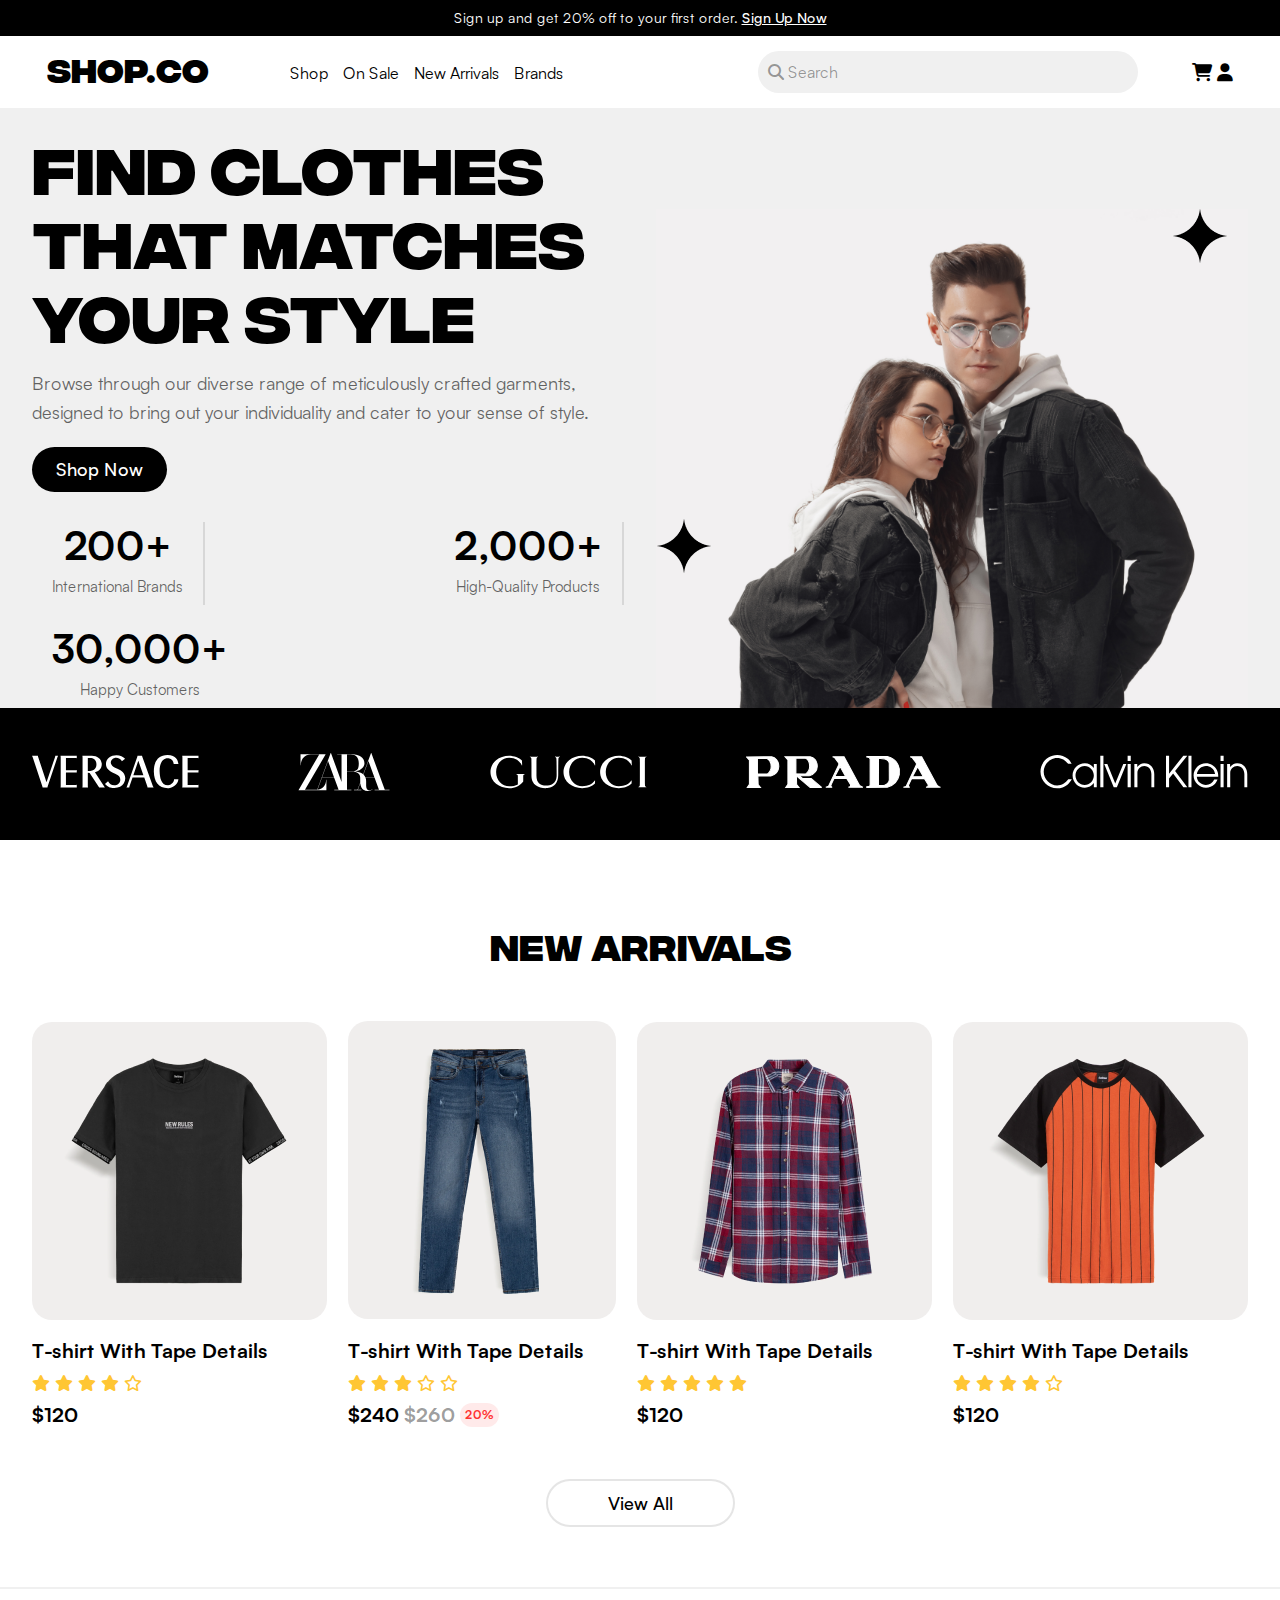
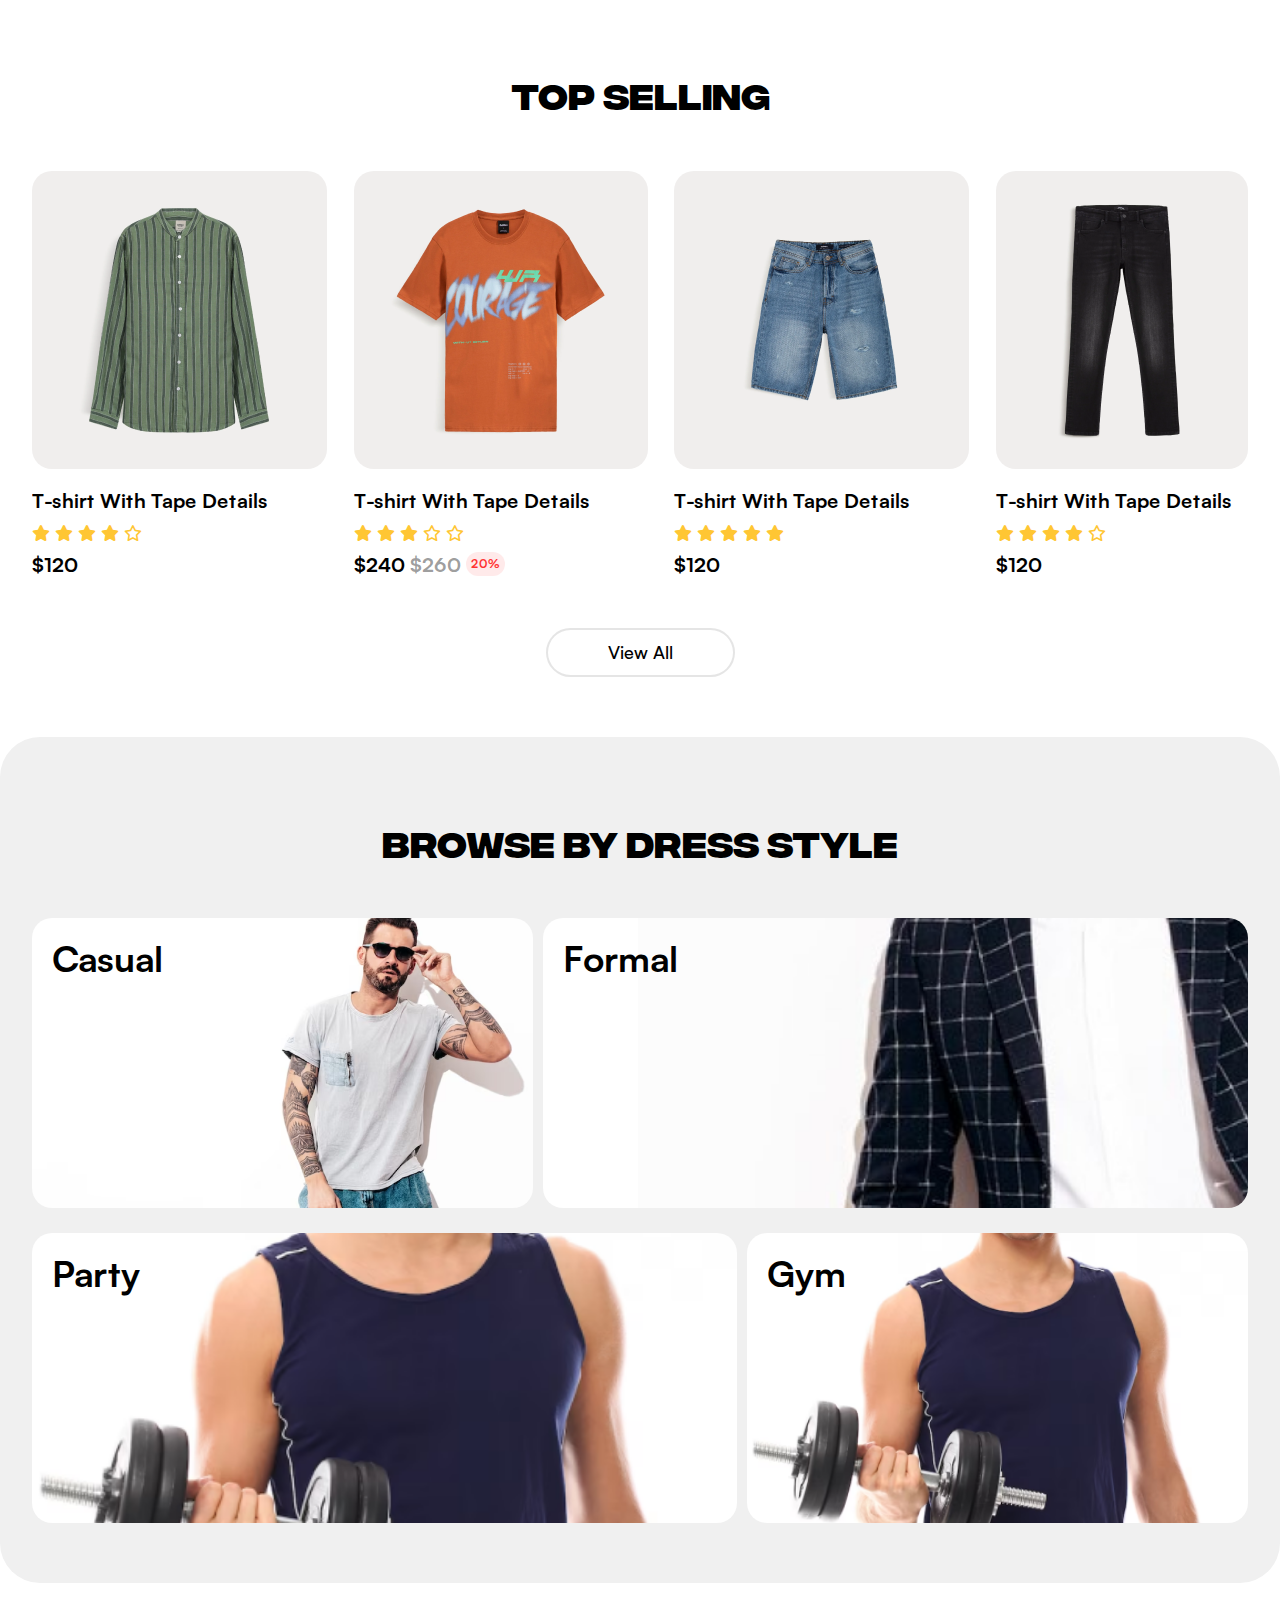
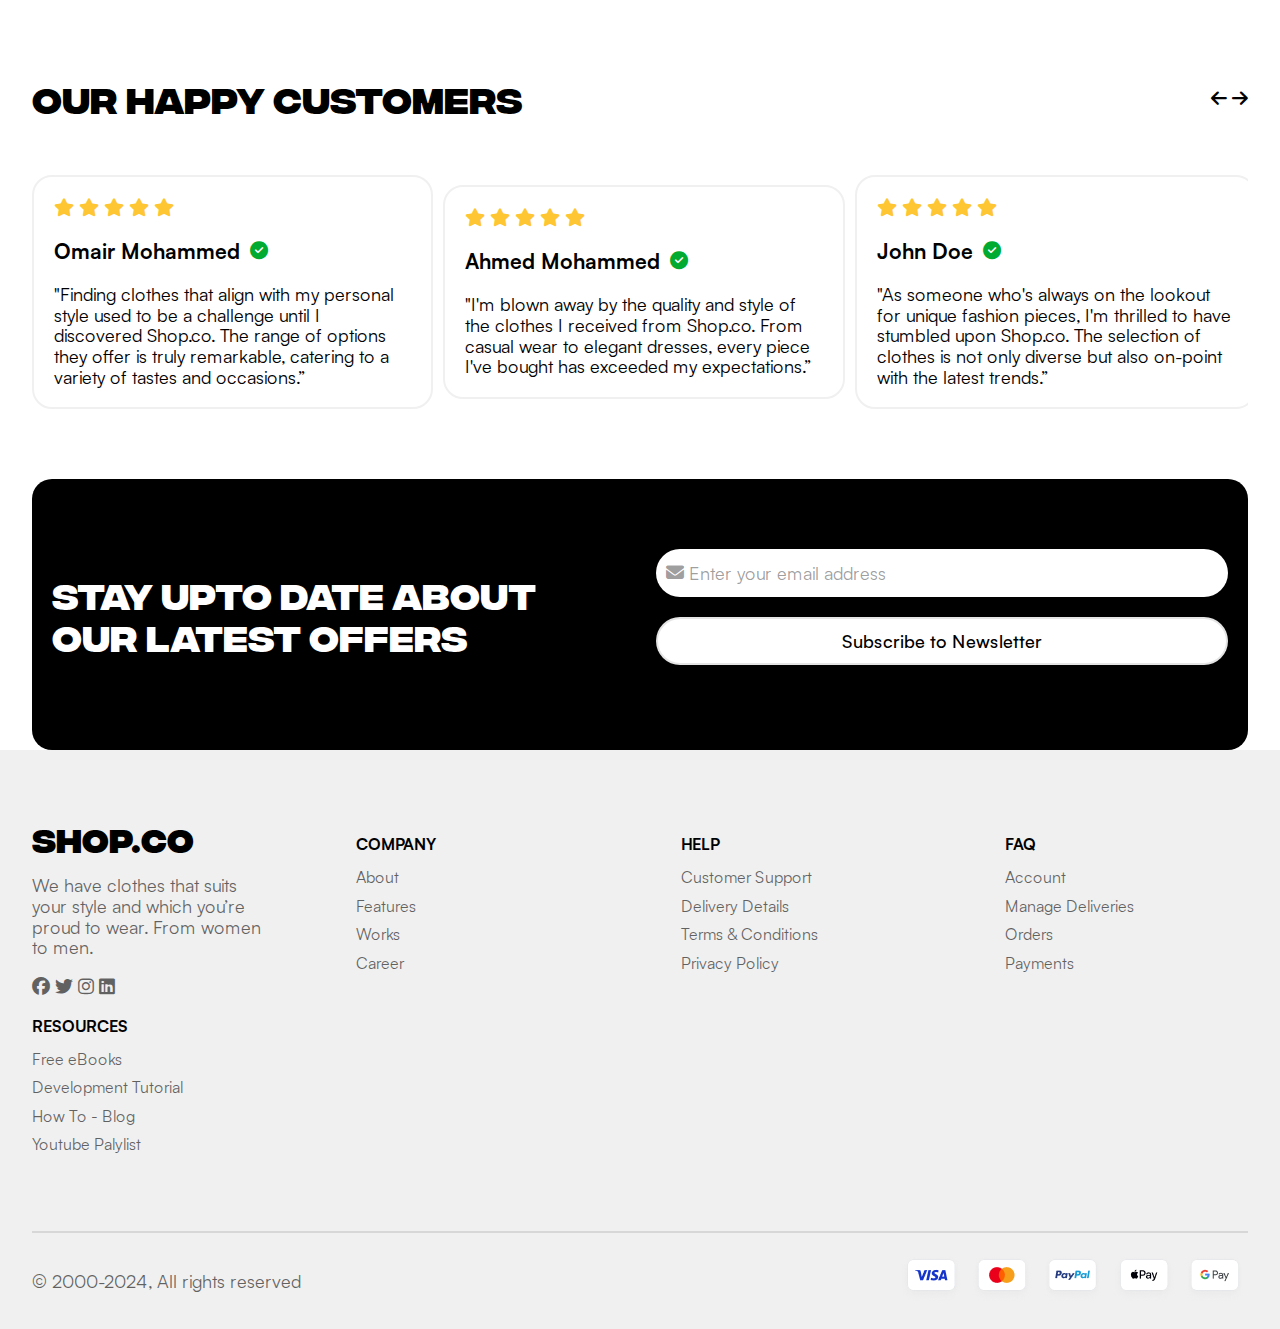
<file: index.html>
<!DOCTYPE html>
<html lang="en">
  <head>
    <meta charset="UTF-8" />
    <meta name="viewport" content="width=device-width, initial-scale=1.0" />
    <title>Shopco</title>
    <!-- Css Files -->
    <link rel="stylesheet" href="css/normalize.css" />
    <link rel="stylesheet" href="css/main.css" />
    <!-- Font Awesome -->
    <link rel="stylesheet" href="css/all.min.css" />
  </head>
  <body>
    <!-- Start Header -->
    <div class="alert-news">
      Sign up and get 20% off to your first order. <a href="#">Sign Up Now</a>
    </div>
    <header>
      <div class="container">
        <div class="menu-icon">
          <i class="fas fa-bars"></i>
        </div>
        <h1 class="logo">Shop.co</h1>
        <div class="menu">
          <div class="links">
            <a href="#">Shop</a>
            <a href="#">On Sale</a>
            <a href="#">New Arrivals</a>
            <a href="#">Brands</a>
          </div>
          <div class="close">
            <i class="fa-solid fa-xmark fa-2x"></i>
          </div>
        </div>
        <div class="right-menu">
          <div class="search">
            <input type="text" placeholder="Search" />
          </div>
          <div class="icons">
            <a href="#"
              ><i class="fa-solid fa-magnifying-glass mobile-search"></i
            ></a>
            <a href="/cart.html"><i class="fas fa-shopping-cart"></i></a>
            <a href="#"><i class="fas fa-user"></i></a>
          </div>
        </div>
      </div>
    </header>
    <!-- End Header -->

    <!-- Start Hero -->
    <div class="hero">
      <div class="container">
        <div class="text">
          <h2>FIND CLOTHES THAT MATCHES YOUR STYLE</h2>
          <p>
            Browse through our diverse range of meticulously crafted garments,
            designed to bring out your individuality and cater to your sense of
            style.
          </p>
          <a href="#" class="btn btn-primary">Shop Now</a>
          <div class="stats">
            <div class="stat">
              <h3>200+</h3>
              <p>International Brands</p>
            </div>
            <div class="stat">
              <h3>2,000+</h3>
              <p>High-Quality Products</p>
            </div>
            <div class="stat">
              <h3>30,000+</h3>
              <p>Happy Customers</p>
            </div>
          </div>
        </div>
        <div class="image">
          <div class="star left">
            <img src="./images/star.png" alt="" />
          </div>
          <img src="./images/hero-back.png" alt="" />
          <div class="star right">
            <img src="./images/star.png" alt="" />
          </div>
        </div>
      </div>
    </div>
    <!-- End Hero -->

    <!-- Start Brands -->
    <div class="brands">
      <div class="container">
        <div class="brand">
          <img src="./images/versaci.svg" alt="" />
        </div>
        <div class="brand">
          <img src="./images/zara.svg" alt="" />
        </div>
        <div class="brand">
          <img src="./images/gucci.svg" alt="" />
        </div>
        <div class="brand">
          <img src="./images/prada.svg" alt="" />
        </div>
        <div class="brand">
          <img src="./images/calvin-klein.svg" alt="" />
        </div>
      </div>
    </div>
    <!-- End Brands -->

    <!-- Start New Arrivals -->
    <div class="new-arrivals">
      <div class="container">
        <h1 class="main-title">New Arrivals</h1>
        <div class="products">
          <div class="product">
            <div class="img">
              <img src="./images/new-arrivals-1.png" alt="" />
            </div>
            <div class="text">
              <h3><a href="/product.html">T-shirt With Tape Details</a></h3>
              <div class="rate">
                <i class="fa-solid fa-star star full-star"></i>
                <i class="fa-solid fa-star star full-star"></i>
                <i class="fa-solid fa-star star full-star"></i>
                <i class="fa-solid fa-star star full-star"></i>
                <i class="fa-regular fa-star star empty-star"></i>
              </div>
              <div class="price">
                <span class="orginal-price">$120</span>
              </div>
            </div>
          </div>
          <div class="product">
            <div class="img">
              <img src="./images/new-arrivals-2.png" alt="" />
            </div>
            <div class="text">
              <h3>T-shirt With Tape Details</h3>
              <div class="rate">
                <i class="fa-solid fa-star star full-star"></i>
                <i class="fa-solid fa-star star full-star"></i>
                <i class="fa-solid fa-star star full-star"></i>
                <i class="fa-regular fa-star star empty-star"></i>
                <i class="fa-regular fa-star star empty-star"></i>
              </div>
              <div class="price">
                <span class="orginal-price">$240</span>
                <span class="before-discount">$260</span>
                <span class="discount">20%</span>
              </div>
            </div>
          </div>
          <div class="product">
            <div class="img">
              <img src="./images/new-arrivals-3.png" alt="" />
            </div>
            <div class="text">
              <h3>T-shirt With Tape Details</h3>
              <div class="rate">
                <i class="fa-solid fa-star star full-star"></i>
                <i class="fa-solid fa-star star full-star"></i>
                <i class="fa-solid fa-star star full-star"></i>
                <i class="fa-solid fa-star star full-star"></i>
                <i class="fa-solid fa-star star full-star"></i>
              </div>
              <div class="price">$120</div>
            </div>
          </div>
          <div class="product">
            <div class="img">
              <img src="./images/new-arrivals-4.png" alt="" />
            </div>
            <div class="text">
              <h3>T-shirt With Tape Details</h3>
              <div class="rate">
                <i class="fa-solid fa-star star full-star"></i>
                <i class="fa-solid fa-star star full-star"></i>
                <i class="fa-solid fa-star star full-star"></i>
                <i class="fa-solid fa-star star full-star"></i>
                <i class="fa-regular fa-star star empty-star"></i>
              </div>
              <div class="price">$120</div>
            </div>
          </div>
        </div>
        <a href="#" class="btn btn-secondary">View All</a>
      </div>
    </div>
    <!-- End New Arrivals -->

    <!-- Start Top Selling -->
    <div class="top-selling">
      <div class="container">
        <h1 class="main-title">Top Selling</h1>
        <div class="products">
          <div class="product">
            <div class="img">
              <img src="./images/top-selling-1.png" alt="" />
            </div>
            <div class="text">
              <h3>T-shirt With Tape Details</h3>
              <div class="rate">
                <i class="fa-solid fa-star star full-star"></i>
                <i class="fa-solid fa-star star full-star"></i>
                <i class="fa-solid fa-star star full-star"></i>
                <i class="fa-solid fa-star star full-star"></i>
                <i class="fa-regular fa-star star empty-star"></i>
              </div>
              <div class="price">
                <span class="orginal-price">$120</span>
              </div>
            </div>
          </div>
          <div class="product">
            <div class="img">
              <img src="./images/top-selling-2.png" alt="" />
            </div>
            <div class="text">
              <h3>T-shirt With Tape Details</h3>
              <div class="rate">
                <i class="fa-solid fa-star star full-star"></i>
                <i class="fa-solid fa-star star full-star"></i>
                <i class="fa-solid fa-star star full-star"></i>
                <i class="fa-regular fa-star star empty-star"></i>
                <i class="fa-regular fa-star star empty-star"></i>
              </div>
              <div class="price">
                <span class="orginal-price">$240</span>
                <span class="before-discount">$260</span>
                <span class="discount">20%</span>
              </div>
            </div>
          </div>
          <div class="product">
            <div class="img">
              <img src="./images/top-selling-3.png" alt="" />
            </div>
            <div class="text">
              <h3>T-shirt With Tape Details</h3>
              <div class="rate">
                <i class="fa-solid fa-star star full-star"></i>
                <i class="fa-solid fa-star star full-star"></i>
                <i class="fa-solid fa-star star full-star"></i>
                <i class="fa-solid fa-star star full-star"></i>
                <i class="fa-solid fa-star star full-star"></i>
              </div>
              <div class="price">$120</div>
            </div>
          </div>
          <div class="product">
            <div class="img">
              <img src="./images/top-selling-4.png" alt="" />
            </div>
            <div class="text">
              <h3>T-shirt With Tape Details</h3>
              <div class="rate">
                <i class="fa-solid fa-star star full-star"></i>
                <i class="fa-solid fa-star star full-star"></i>
                <i class="fa-solid fa-star star full-star"></i>
                <i class="fa-solid fa-star star full-star"></i>
                <i class="fa-regular fa-star star empty-star"></i>
              </div>
              <div class="price">$120</div>
            </div>
          </div>
        </div>
        <a href="#" class="btn btn-secondary">View All</a>
      </div>
    </div>
    <!-- End Top Selling -->

    <!-- Start Browse By Dress Style -->
    <div class="browse-by-dress-style">
      <div class="container">
        <h1 class="main-title">Browse By Dress Style</h1>
        <div class="styles">
          <div class="style">
            <h3>Casual</h3>
            <!-- <img src="./images/browse-by-dress-style-1.png" alt="" /> -->
          </div>
          <div class="style">
            <h3>Formal</h3>
            <!-- <img src="./images/browse-by-dress-style-2.png" alt="" /> -->
          </div>
          <div class="style">
            <h3>Party</h3>
            <!-- <img src="./images/browse-by-dress-style-3.png" alt="" /> -->
          </div>
          <div class="style">
            <h3>Gym</h3>
            <!-- <img src="./images/browse-by-dress-style-3.png" alt="" /> -->
          </div>
        </div>
      </div>
    </div>
    <!-- End Browse By Dress Style -->

    <!-- Start Testimonials -->
    <div class="testimonials">
      <div class="container">
        <div class="title">
          <h1 class="main-title">Our Happy Customers</h1>
          <div class="arrows">
            <i class="fas fa-arrow-left left"></i>
            <i class="fas fa-arrow-right right"></i>
          </div>
        </div>
        <div class="boxes">
          <div class="box">
            <div class="rate">
              <i class="fa-solid fa-star star full"></i>
              <i class="fa-solid fa-star star full"></i>
              <i class="fa-solid fa-star star full"></i>
              <i class="fa-solid fa-star star full"></i>
              <i class="fa-solid fa-star star full"></i>
            </div>
            <div class="name">
              <h3>Omair Mohammed</h3>
              <i class="fa-solid fa-circle-check check"></i>
            </div>
            <div class="text">
              "Finding clothes that align with my personal style used to be a
              challenge until I discovered Shop.co. The range of options they
              offer is truly remarkable, catering to a variety of tastes and
              occasions.”
            </div>
          </div>
          <div class="box">
            <div class="rate">
              <i class="fa-solid fa-star star full"></i>
              <i class="fa-solid fa-star star full"></i>
              <i class="fa-solid fa-star star full"></i>
              <i class="fa-solid fa-star star full"></i>
              <i class="fa-solid fa-star star full"></i>
            </div>
            <div class="name">
              <h3>Ahmed Mohammed</h3>
              <i class="fa-solid fa-circle-check check"></i>
            </div>
            <div class="text">
              "I'm blown away by the quality and style of the clothes I received
              from Shop.co. From casual wear to elegant dresses, every piece
              I've bought has exceeded my expectations.”
            </div>
          </div>
          <div class="box">
            <div class="rate">
              <i class="fa-solid fa-star star full"></i>
              <i class="fa-solid fa-star star full"></i>
              <i class="fa-solid fa-star star full"></i>
              <i class="fa-solid fa-star star full"></i>
              <i class="fa-solid fa-star star full"></i>
            </div>
            <div class="name">
              <h3>John Doe</h3>
              <i class="fa-solid fa-circle-check check"></i>
            </div>
            <div class="text">
              "As someone who's always on the lookout for unique fashion pieces,
              I'm thrilled to have stumbled upon Shop.co. The selection of
              clothes is not only diverse but also on-point with the latest
              trends.”
            </div>
          </div>
          <div class="box">
            <div class="rate">
              <i class="fa-solid fa-star star full"></i>
              <i class="fa-solid fa-star star full"></i>
              <i class="fa-solid fa-star star full"></i>
              <i class="fa-solid fa-star star full"></i>
              <i class="fa-solid fa-star star full"></i>
            </div>
            <div class="name">
              <h3>Alex K.</h3>
              <i class="fa-solid fa-circle-check check"></i>
            </div>
            <div class="text">
              "Finding clothes that align with my personal style used to be a
              challenge until I discovered Shop.co. The range of options they
              offer is truly remarkable, catering to a variety of tastes and
              occasions.”
            </div>
          </div>
        </div>
      </div>
    </div>
    <!-- End Testimonials -->

    <!-- Start Subscribe -->
    <div class="subscribe">
      <div class="container">
        <h1 class="main-title">Stay Upto Date About Our Latest Offers</h1>
        <div class="form">
          <div class="mail">
            <input type="email" placeholder="Enter your email address" />
          </div>
          <a href="#" class="btn btn-secondary">Subscribe to Newsletter</a>
        </div>
      </div>
    </div>
    <!-- End Subscribe -->

    <footer>
      <div class="container">
        <div>
          <div>
            <h1 class="logo">Shop.co</h1>
            <p>
              We have clothes that suits your style and which you’re proud to
              wear. From women to men.
            </p>
            <div class="social">
              <a href="#"><i class="fab fa-facebook"></i></a>
              <a href="#"><i class="fab fa-twitter"></i></a>
              <a href="#"><i class="fab fa-instagram"></i></a>
              <a href="#"><i class="fab fa-linkedin"></i></a>
            </div>
          </div>
          <div class="links">
            <h3>Company</h3>
            <ul>
              <li>
                <a href="#">About </a>
              </li>
              <li>
                <a href="#">Features </a>
              </li>
              <li>
                <a href="#">Works </a>
              </li>
              <li>
                <a href="#">Career </a>
              </li>
            </ul>
          </div>
          <div class="links">
            <h3>Help</h3>
            <ul>
              <li>
                <a href="#">Customer Support</a>
              </li>
              <li>
                <a href="#">Delivery Details</a>
              </li>
              <li>
                <a href="#">Terms & Conditions</a>
              </li>
              <li>
                <a href="#">Privacy Policy</a>
              </li>
            </ul>
          </div>
          <div class="links">
            <h3>Faq</h3>
            <ul>
              <li>
                <a href="#">Account</a>
              </li>
              <li>
                <a href="#">Manage Deliveries</a>
              </li>
              <li>
                <a href="#">Orders</a>
              </li>
              <li>
                <a href="#">Payments</a>
              </li>
            </ul>
          </div>
          <div class="links">
            <h3>Resources</h3>
            <ul>
              <li>
                <a href="#">Free eBooks</a>
              </li>
              <li>
                <a href="#">Development Tutorial</a>
              </li>
              <li>
                <a href="#">How To - Blog</a>
              </li>
              <li>
                <a href="#">Youtube Palylist</a>
              </li>
            </ul>
          </div>
        </div>
        <div class="copyright">
          <p>© 2000-2024, All rights reserved</p>
          <div class="payments">
            <img src="./images/visa.png" alt="" />
            <img src="./images/mastercard.png" alt="" />
            <img src="./images/paypal.png" alt="" />
            <img src="./images/apple-pay.png" alt="" />
            <img src="./images/google-pay.png" alt="" />
          </div>
        </div>
      </div>
    </footer>

    <script src="./js/main.js"></script>
  </body>
</html>
</file>
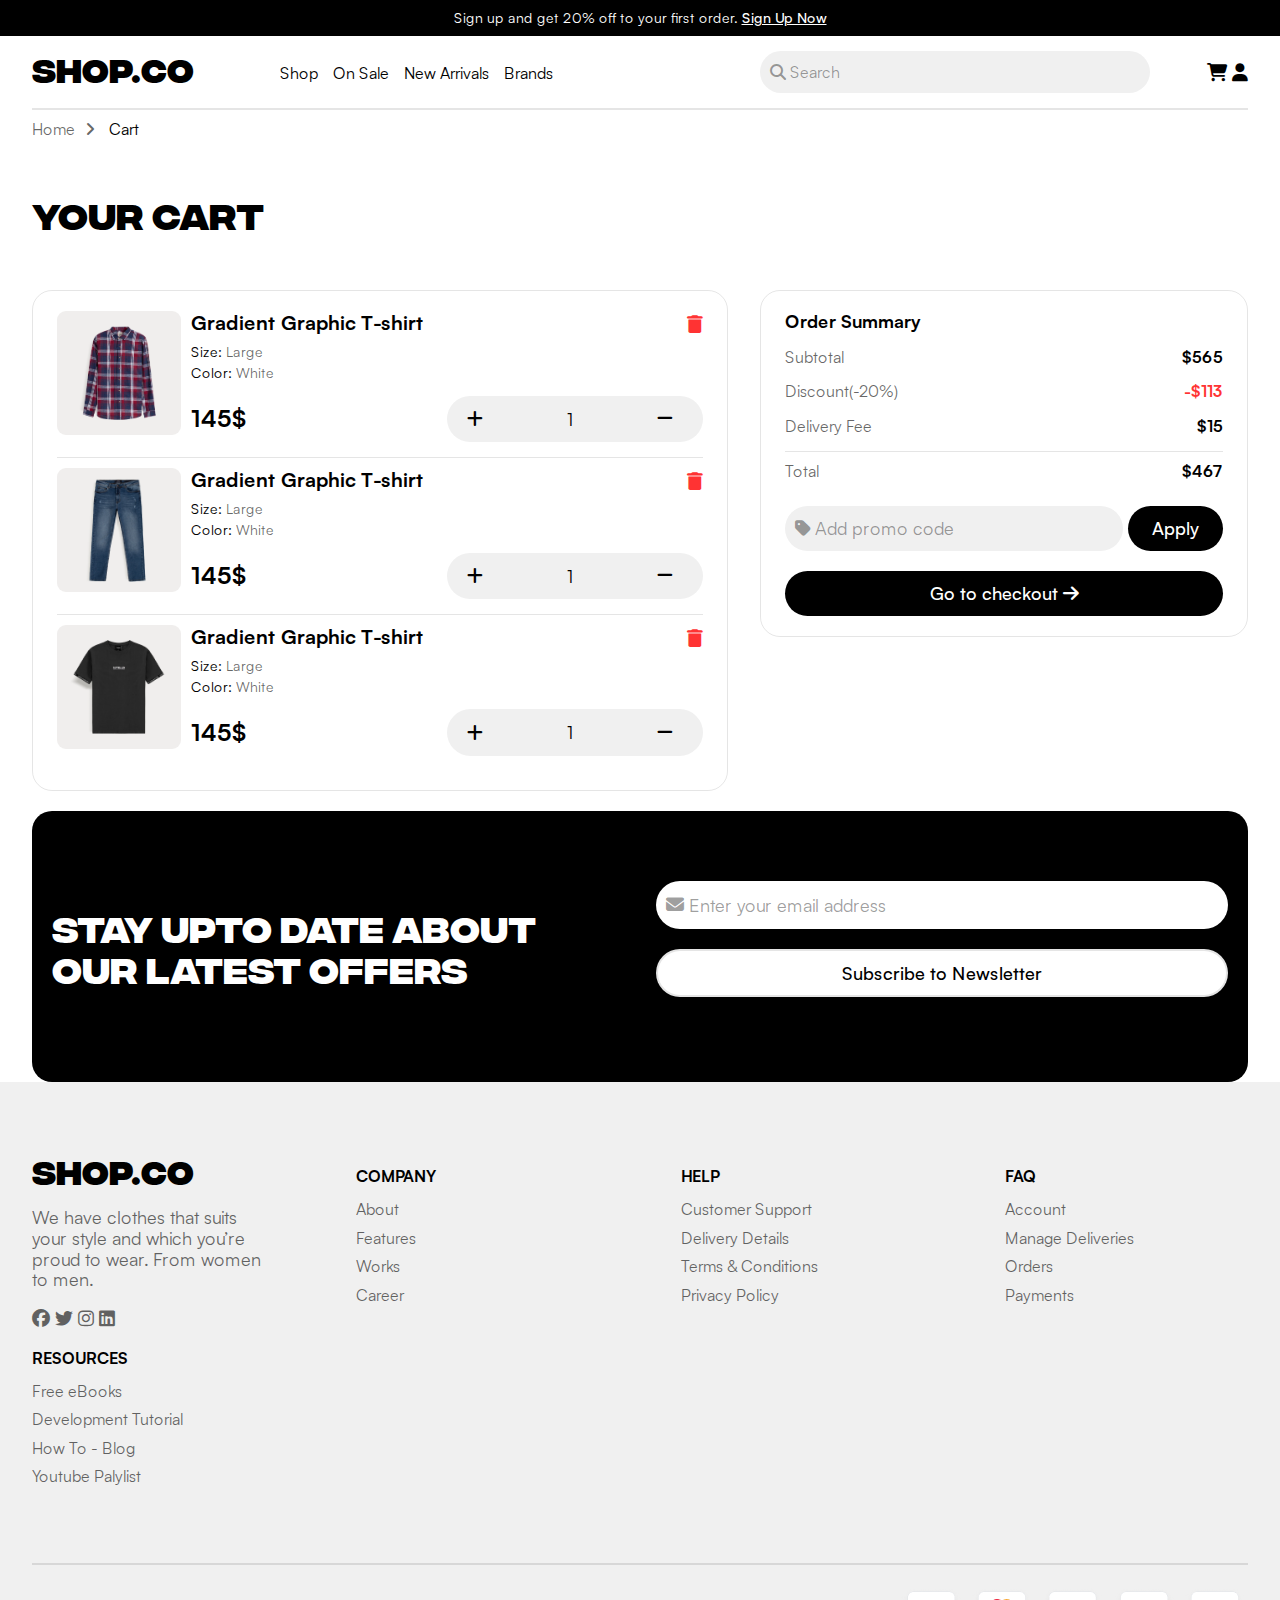
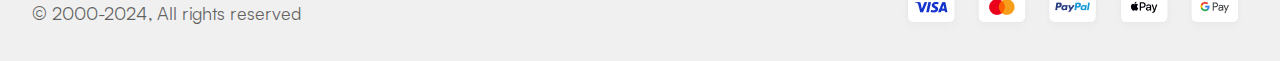
<file: cart.html>
<!DOCTYPE html>
<html lang="en">
  <head>
    <meta charset="UTF-8" />
    <meta name="viewport" content="width=device-width, initial-scale=1.0" />
    <title>Shopco</title>
    <!-- Css Files -->
    <link rel="stylesheet" href="css/normalize.css" />
    <link rel="stylesheet" href="css/main.css" />
    <link rel="stylesheet" href="css/cart.css" />
    <!-- Font Awesome -->
    <link rel="stylesheet" href="css/all.min.css" />
  </head>
  <body>
    <!-- Start Header -->
    <div class="alert-news">
      Sign up and get 20% off to your first order. <a href="#">Sign Up Now</a>
    </div>
    <header>
      <div class="container">
        <div class="menu-icon">
          <i class="fas fa-bars"></i>
        </div>
        <h1 class="logo">Shop.co</h1>
        <div class="menu">
          <div class="links">
            <a href="#">Shop</a>
            <a href="#">On Sale</a>
            <a href="#">New Arrivals</a>
            <a href="#">Brands</a>
          </div>
          <div class="close">
            <i class="fa-solid fa-xmark fa-2x"></i>
          </div>
        </div>
        <div class="right-menu">
          <div class="search">
            <input type="text" placeholder="Search" />
          </div>
          <div class="icons">
            <a href="#"
              ><i class="fa-solid fa-magnifying-glass mobile-search"></i
            ></a>
            <a href="#"><i class="fas fa-shopping-cart"></i></a>
            <a href="#"><i class="fas fa-user"></i></a>
          </div>
        </div>
      </div>
    </header>
    <!-- End Header -->

    <!-- Start Path -->
    <div class="path">
      <div class="container">
        <div>
          <a href="#"><span>Home</span></a>
          <a href="#"><span>Cart</span></a>
        </div>
      </div>
    </div>
    <!-- End Path -->

    <!-- Start Cart -->
    <div class="cart">
      <div class="container">
        <h1 class="main-title">Your Cart</h1>
        <div class="cart-content">
          <div class="box">
            <div class="img">
              <img src="./images/new-arrivals-3.png" alt="" />
            </div>
            <div class="info">
              <div class="name">
                <h4>Gradient Graphic T-shirt</h4>
                <i class="fa-solid fa-trash"></i>
              </div>
              <p class="size">Size: <span>Large</span></p>
              <p class="color">Color: <span>White</span></p>
              <div class="price">
                <p>145$</p>
                <div class="quantity">
                  <i class="fa-solid fa-plus"></i>
                  <input type="number" value="1" />
                  <i class="fa-solid fa-minus"></i>
                </div>
              </div>
            </div>
          </div>
          <div class="box">
            <div class="img">
              <img src="./images/new-arrivals-2.png" alt="" />
            </div>
            <div class="info">
              <div class="name">
                <h4>Gradient Graphic T-shirt</h4>
                <i class="fa-solid fa-trash"></i>
              </div>
              <p class="size">Size: <span>Large</span></p>
              <p class="color">Color: <span>White</span></p>
              <div class="price">
                <p>145$</p>
                <div class="quantity">
                  <i class="fa-solid fa-plus"></i>
                  <input type="number" value="1" />
                  <i class="fa-solid fa-minus"></i>
                </div>
              </div>
            </div>
          </div>
          <div class="box">
            <div class="img">
              <img src="./images/new-arrivals-1.png" alt="" />
            </div>
            <div class="info">
              <div class="name">
                <h4>Gradient Graphic T-shirt</h4>
                <i class="fa-solid fa-trash"></i>
              </div>
              <p class="size">Size: <span>Large</span></p>
              <p class="color">Color: <span>White</span></p>
              <div class="price">
                <p>145$</p>
                <div class="quantity">
                  <i class="fa-solid fa-plus"></i>
                  <input type="number" value="1" />
                  <i class="fa-solid fa-minus"></i>
                </div>
              </div>
            </div>
          </div>
        </div>
        <div class="cart-summary">
          <h4>Order Summary</h4>
          <div class="summary">
            <p>Subtotal <span>$565</span></p>
            <p class="discount">Discount(-20%) <span>-$113</span></p>
            <p>Delivery Fee <span>$15</span></p>
            <p class="total">Total <span>$467</span></p>
          </div>
          <div class="promo">
            <div class="code">
              <input type="text" placeholder="Add promo code" />
            </div>
            <a href="#" class="btn btn-primary">Apply</a>
          </div>
          <a href="#" class="btn btn-primary checkout"
            >Go to checkout <i class="fa-solid fa-arrow-right"></i
          ></a>
        </div>
      </div>
    </div>
    <!-- End Cart -->

    <!-- Start Subscribe -->
    <div class="subscribe">
      <div class="container">
        <h1 class="main-title">Stay Upto Date About Our Latest Offers</h1>
        <div class="form">
          <div class="mail">
            <input type="email" placeholder="Enter your email address" />
          </div>
          <a href="#" class="btn btn-secondary">Subscribe to Newsletter</a>
        </div>
      </div>
    </div>
    <!-- End Subscribe -->

    <footer>
      <div class="container">
        <div>
          <div>
            <h1 class="logo">Shop.co</h1>
            <p>
              We have clothes that suits your style and which you’re proud to
              wear. From women to men.
            </p>
            <div class="social">
              <a href="#"><i class="fab fa-facebook"></i></a>
              <a href="#"><i class="fab fa-twitter"></i></a>
              <a href="#"><i class="fab fa-instagram"></i></a>
              <a href="#"><i class="fab fa-linkedin"></i></a>
            </div>
          </div>
          <div class="links">
            <h3>Company</h3>
            <ul>
              <li>
                <a href="#">About </a>
              </li>
              <li>
                <a href="#">Features </a>
              </li>
              <li>
                <a href="#">Works </a>
              </li>
              <li>
                <a href="#">Career </a>
              </li>
            </ul>
          </div>
          <div class="links">
            <h3>Help</h3>
            <ul>
              <li>
                <a href="#">Customer Support</a>
              </li>
              <li>
                <a href="#">Delivery Details</a>
              </li>
              <li>
                <a href="#">Terms & Conditions</a>
              </li>
              <li>
                <a href="#">Privacy Policy</a>
              </li>
            </ul>
          </div>
          <div class="links">
            <h3>Faq</h3>
            <ul>
              <li>
                <a href="#">Account</a>
              </li>
              <li>
                <a href="#">Manage Deliveries</a>
              </li>
              <li>
                <a href="#">Orders</a>
              </li>
              <li>
                <a href="#">Payments</a>
              </li>
            </ul>
          </div>
          <div class="links">
            <h3>Resources</h3>
            <ul>
              <li>
                <a href="#">Free eBooks</a>
              </li>
              <li>
                <a href="#">Development Tutorial</a>
              </li>
              <li>
                <a href="#">How To - Blog</a>
              </li>
              <li>
                <a href="#">Youtube Palylist</a>
              </li>
            </ul>
          </div>
        </div>
        <div class="copyright">
          <p>© 2000-2024, All rights reserved</p>
          <div class="payments">
            <img src="./images/visa.png" alt="" />
            <img src="./images/mastercard.png" alt="" />
            <img src="./images/paypal.png" alt="" />
            <img src="./images/apple-pay.png" alt="" />
            <img src="./images/google-pay.png" alt="" />
          </div>
        </div>
      </div>
    </footer>

    <script src="./js/main.js"></script>
    <script src="./js/category.js"></script>
  </body>
</html>
</file>
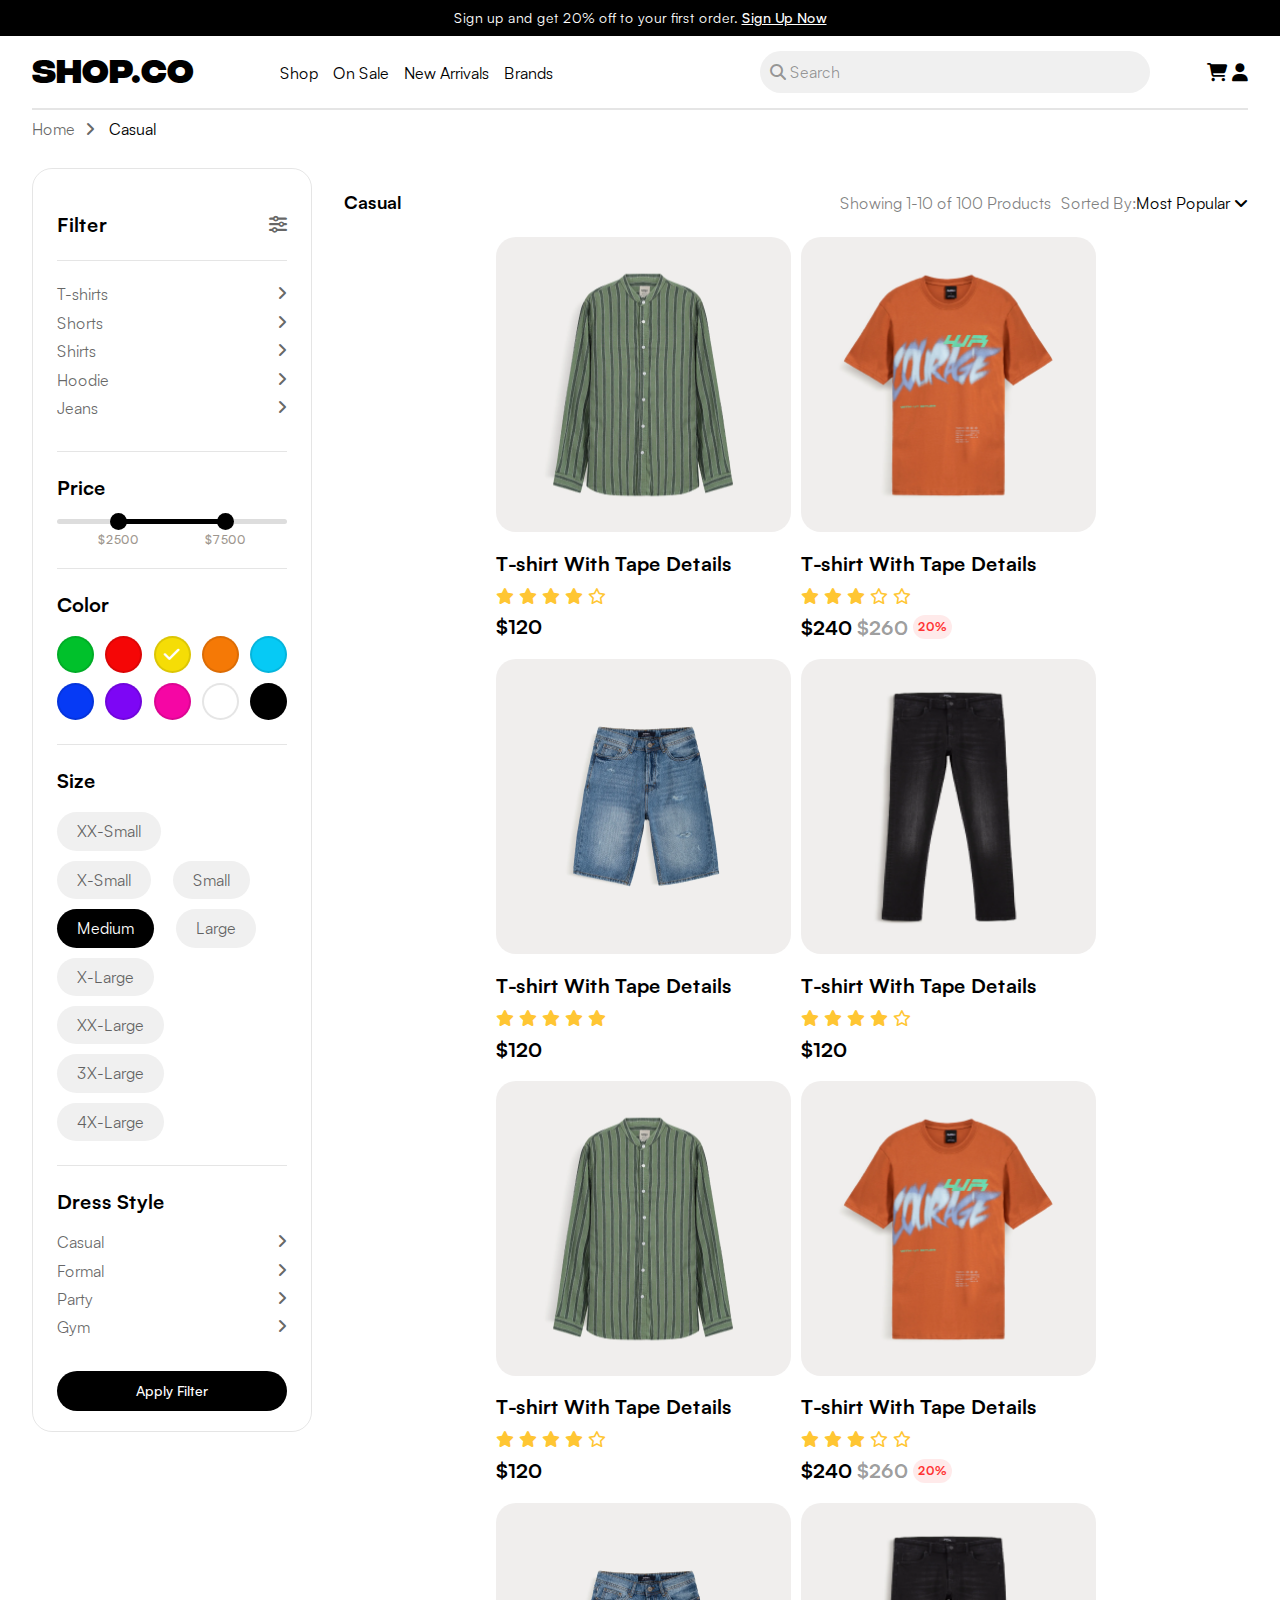
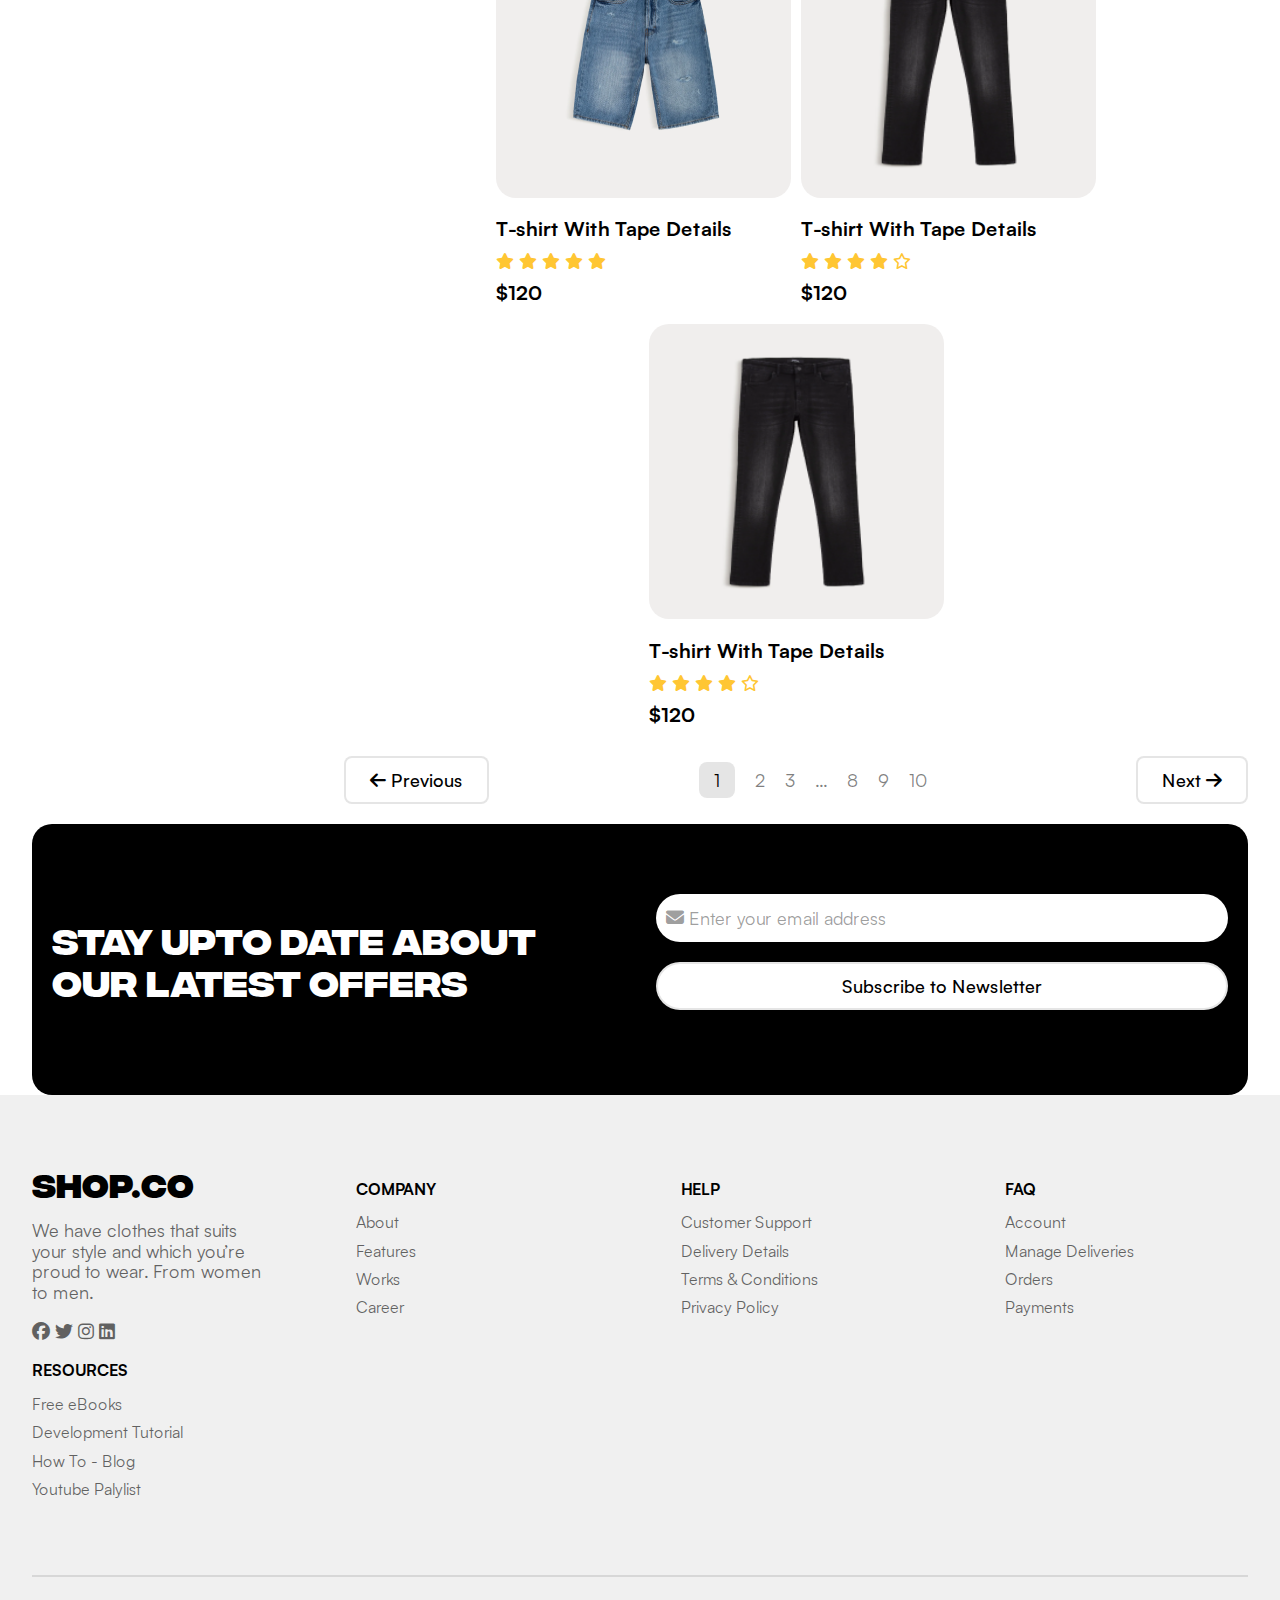
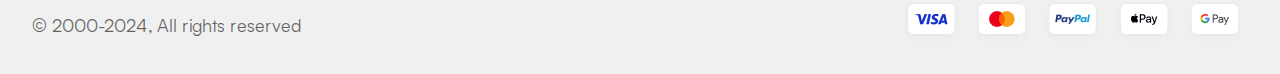
<file: category.html>
<!DOCTYPE html>
<html lang="en">
  <head>
    <meta charset="UTF-8" />
    <meta name="viewport" content="width=device-width, initial-scale=1.0" />
    <title>Shopco</title>
    <!-- Css Files -->
    <link rel="stylesheet" href="css/normalize.css" />
    <link rel="stylesheet" href="css/main.css" />
    <link rel="stylesheet" href="css/category.css" />
    <!-- Font Awesome -->
    <link rel="stylesheet" href="css/all.min.css" />
  </head>
  <body>
    <!-- Start Header -->
    <div class="alert-news">
      Sign up and get 20% off to your first order. <a href="#">Sign Up Now</a>
    </div>
    <header>
      <div class="container">
        <div class="menu-icon">
          <i class="fas fa-bars"></i>
        </div>
        <h1 class="logo">Shop.co</h1>
        <div class="menu">
          <div class="links">
            <a href="#">Shop</a>
            <a href="#">On Sale</a>
            <a href="#">New Arrivals</a>
            <a href="#">Brands</a>
          </div>
          <div class="close">
            <i class="fa-solid fa-xmark fa-2x"></i>
          </div>
        </div>
        <div class="right-menu">
          <div class="search">
            <input type="text" placeholder="Search" />
          </div>
          <div class="icons">
            <a href="#"
              ><i class="fa-solid fa-magnifying-glass mobile-search"></i
            ></a>
            <a href="#"><i class="fas fa-shopping-cart"></i></a>
            <a href="#"><i class="fas fa-user"></i></a>
          </div>
        </div>
      </div>
    </header>
    <!-- End Header -->

    <!-- Start Path -->
    <div class="path">
      <div class="container">
        <div>
          <a href="#"><span>Home</span></a>
          <a href="#"><span>Casual</span></a>
        </div>
      </div>
    </div>
    <!-- End Path -->

    <!-- Start Content -->
    <div class="content">
      <div class="container">
        <div class="filter">
          <div class="head">
            <h4>Filter</h4>
            <i class="fa-solid fa-sliders filter-icon"></i>
            <i class="fa-solid fa-xmark close-icon"></i>
          </div>
          <div class="type">
            <p><span>T-shirts</span> <i class="fa-solid fa-angle-right"></i></p>
            <p><span>Shorts</span> <i class="fa-solid fa-angle-right"></i></p>
            <p><span>Shirts</span> <i class="fa-solid fa-angle-right"></i></p>
            <p><span>Hoodie</span> <i class="fa-solid fa-angle-right"></i></p>
            <p><span>Jeans</span> <i class="fa-solid fa-angle-right"></i></p>
          </div>
          <div class="price">
            <h4>Price</h4>
            <div class="slider">
              <div class="progress"></div>
            </div>
            <div class="range-input">
              <input
                type="range"
                class="range-min"
                min="0"
                max="10000"
                value="2500"
              />
              <input
                type="range"
                class="range-max"
                min="0"
                max="10000"
                value="7500"
              />
            </div>
          </div>
          <div class="colors">
            <h4>Color</h4>
            <div class="color-list">
              <span style="background-color: #00c12b"></span>
              <span style="background-color: #f50606"></span>
              <span class="active" style="background-color: #f5dd06"></span>
              <span style="background-color: #f57906"></span>
              <span style="background-color: #06caf5"></span>
              <span style="background-color: #063af5"></span>
              <span style="background-color: #7d06f5"></span>
              <span style="background-color: #f506a4"></span>
              <span style="background-color: #fff"></span>
              <span style="background-color: #000"></span>
            </div>
          </div>
          <div class="sizes">
            <h4>Size</h4>
            <div class="sizes-list">
              <span>XX-Small</span>
              <span>X-Small</span>
              <span>Small</span>
              <span class="active">Medium</span>
              <span>Large</span>
              <span>X-Large</span>
              <span>XX-Large</span>
              <span>3X-Large</span>
              <span>4X-Large</span>
            </div>
          </div>
          <div class="style">
            <h4>Dress Style</h4>
            <p><span>Casual</span> <i class="fa-solid fa-angle-right"></i></p>
            <p><span>Formal</span> <i class="fa-solid fa-angle-right"></i></p>
            <p><span>Party</span> <i class="fa-solid fa-angle-right"></i></p>
            <p><span>Gym</span> <i class="fa-solid fa-angle-right"></i></p>
          </div>
          <a href="#" class="btn btn-primary">Apply Filter</a>
        </div>
        <div class="category">
          <div class="head">
            <h4>Casual</h4>
            <i class="fa-solid fa-sliders filter-icon"></i>
            <div>
              <p>Showing 1-10 of 100 Products</p>
              <p>
                Sorted By:<span
                  >Most Popular <i class="fa-solid fa-angle-down"></i
                ></span>
              </p>
            </div>
          </div>
          <div class="products">
            <div class="product">
              <div class="img">
                <img src="./images/top-selling-1.png" alt="" />
              </div>
              <div class="text">
                <h3>T-shirt With Tape Details</h3>
                <div class="rate">
                  <i class="fa-solid fa-star star full-star"></i>
                  <i class="fa-solid fa-star star full-star"></i>
                  <i class="fa-solid fa-star star full-star"></i>
                  <i class="fa-solid fa-star star full-star"></i>
                  <i class="fa-regular fa-star star empty-star"></i>
                </div>
                <div class="price">
                  <span class="orginal-price">$120</span>
                </div>
              </div>
            </div>
            <div class="product">
              <div class="img">
                <img src="./images/top-selling-2.png" alt="" />
              </div>
              <div class="text">
                <h3>T-shirt With Tape Details</h3>
                <div class="rate">
                  <i class="fa-solid fa-star star full-star"></i>
                  <i class="fa-solid fa-star star full-star"></i>
                  <i class="fa-solid fa-star star full-star"></i>
                  <i class="fa-regular fa-star star empty-star"></i>
                  <i class="fa-regular fa-star star empty-star"></i>
                </div>
                <div class="price">
                  <span class="orginal-price">$240</span>
                  <span class="before-discount">$260</span>
                  <span class="discount">20%</span>
                </div>
              </div>
            </div>
            <div class="product">
              <div class="img">
                <img src="./images/top-selling-3.png" alt="" />
              </div>
              <div class="text">
                <h3>T-shirt With Tape Details</h3>
                <div class="rate">
                  <i class="fa-solid fa-star star full-star"></i>
                  <i class="fa-solid fa-star star full-star"></i>
                  <i class="fa-solid fa-star star full-star"></i>
                  <i class="fa-solid fa-star star full-star"></i>
                  <i class="fa-solid fa-star star full-star"></i>
                </div>
                <div class="price">$120</div>
              </div>
            </div>
            <div class="product">
              <div class="img">
                <img src="./images/top-selling-4.png" alt="" />
              </div>
              <div class="text">
                <h3>T-shirt With Tape Details</h3>
                <div class="rate">
                  <i class="fa-solid fa-star star full-star"></i>
                  <i class="fa-solid fa-star star full-star"></i>
                  <i class="fa-solid fa-star star full-star"></i>
                  <i class="fa-solid fa-star star full-star"></i>
                  <i class="fa-regular fa-star star empty-star"></i>
                </div>
                <div class="price">$120</div>
              </div>
            </div>
            <div class="product">
              <div class="img">
                <img src="./images/top-selling-1.png" alt="" />
              </div>
              <div class="text">
                <h3>T-shirt With Tape Details</h3>
                <div class="rate">
                  <i class="fa-solid fa-star star full-star"></i>
                  <i class="fa-solid fa-star star full-star"></i>
                  <i class="fa-solid fa-star star full-star"></i>
                  <i class="fa-solid fa-star star full-star"></i>
                  <i class="fa-regular fa-star star empty-star"></i>
                </div>
                <div class="price">
                  <span class="orginal-price">$120</span>
                </div>
              </div>
            </div>
            <div class="product">
              <div class="img">
                <img src="./images/top-selling-2.png" alt="" />
              </div>
              <div class="text">
                <h3>T-shirt With Tape Details</h3>
                <div class="rate">
                  <i class="fa-solid fa-star star full-star"></i>
                  <i class="fa-solid fa-star star full-star"></i>
                  <i class="fa-solid fa-star star full-star"></i>
                  <i class="fa-regular fa-star star empty-star"></i>
                  <i class="fa-regular fa-star star empty-star"></i>
                </div>
                <div class="price">
                  <span class="orginal-price">$240</span>
                  <span class="before-discount">$260</span>
                  <span class="discount">20%</span>
                </div>
              </div>
            </div>
            <div class="product">
              <div class="img">
                <img src="./images/top-selling-3.png" alt="" />
              </div>
              <div class="text">
                <h3>T-shirt With Tape Details</h3>
                <div class="rate">
                  <i class="fa-solid fa-star star full-star"></i>
                  <i class="fa-solid fa-star star full-star"></i>
                  <i class="fa-solid fa-star star full-star"></i>
                  <i class="fa-solid fa-star star full-star"></i>
                  <i class="fa-solid fa-star star full-star"></i>
                </div>
                <div class="price">$120</div>
              </div>
            </div>
            <div class="product">
              <div class="img">
                <img src="./images/top-selling-4.png" alt="" />
              </div>
              <div class="text">
                <h3>T-shirt With Tape Details</h3>
                <div class="rate">
                  <i class="fa-solid fa-star star full-star"></i>
                  <i class="fa-solid fa-star star full-star"></i>
                  <i class="fa-solid fa-star star full-star"></i>
                  <i class="fa-solid fa-star star full-star"></i>
                  <i class="fa-regular fa-star star empty-star"></i>
                </div>
                <div class="price">$120</div>
              </div>
            </div>
            <div class="product">
              <div class="img">
                <img src="./images/top-selling-4.png" alt="" />
              </div>
              <div class="text">
                <h3>T-shirt With Tape Details</h3>
                <div class="rate">
                  <i class="fa-solid fa-star star full-star"></i>
                  <i class="fa-solid fa-star star full-star"></i>
                  <i class="fa-solid fa-star star full-star"></i>
                  <i class="fa-solid fa-star star full-star"></i>
                  <i class="fa-regular fa-star star empty-star"></i>
                </div>
                <div class="price">$120</div>
              </div>
            </div>
          </div>
          <div class="pagination">
            <a href="#" class="btn btn-secondary"
              ><i class="fa-solid fa-arrow-left"></i> Previous</a
            >
            <div class="pages">
              <span class="active">1</span>
              <span>2</span>
              <span>3</span>
              <span>...</span>
              <span>8</span>
              <span>9</span>
              <span>10</span>
            </div>
            <a href="#" class="btn btn-secondary"
              >Next <i class="fa-solid fa-arrow-right"></i
            ></a>
          </div>
        </div>
      </div>
    </div>
    <!-- End Content -->

    <!-- Start Subscribe -->
    <div class="subscribe">
      <div class="container">
        <h1 class="main-title">Stay Upto Date About Our Latest Offers</h1>
        <div class="form">
          <div class="mail">
            <input type="email" placeholder="Enter your email address" />
          </div>
          <a href="#" class="btn btn-secondary">Subscribe to Newsletter</a>
        </div>
      </div>
    </div>
    <!-- End Subscribe -->

    <footer>
      <div class="container">
        <div>
          <div>
            <h1 class="logo">Shop.co</h1>
            <p>
              We have clothes that suits your style and which you’re proud to
              wear. From women to men.
            </p>
            <div class="social">
              <a href="#"><i class="fab fa-facebook"></i></a>
              <a href="#"><i class="fab fa-twitter"></i></a>
              <a href="#"><i class="fab fa-instagram"></i></a>
              <a href="#"><i class="fab fa-linkedin"></i></a>
            </div>
          </div>
          <div class="links">
            <h3>Company</h3>
            <ul>
              <li>
                <a href="#">About </a>
              </li>
              <li>
                <a href="#">Features </a>
              </li>
              <li>
                <a href="#">Works </a>
              </li>
              <li>
                <a href="#">Career </a>
              </li>
            </ul>
          </div>
          <div class="links">
            <h3>Help</h3>
            <ul>
              <li>
                <a href="#">Customer Support</a>
              </li>
              <li>
                <a href="#">Delivery Details</a>
              </li>
              <li>
                <a href="#">Terms & Conditions</a>
              </li>
              <li>
                <a href="#">Privacy Policy</a>
              </li>
            </ul>
          </div>
          <div class="links">
            <h3>Faq</h3>
            <ul>
              <li>
                <a href="#">Account</a>
              </li>
              <li>
                <a href="#">Manage Deliveries</a>
              </li>
              <li>
                <a href="#">Orders</a>
              </li>
              <li>
                <a href="#">Payments</a>
              </li>
            </ul>
          </div>
          <div class="links">
            <h3>Resources</h3>
            <ul>
              <li>
                <a href="#">Free eBooks</a>
              </li>
              <li>
                <a href="#">Development Tutorial</a>
              </li>
              <li>
                <a href="#">How To - Blog</a>
              </li>
              <li>
                <a href="#">Youtube Palylist</a>
              </li>
            </ul>
          </div>
        </div>
        <div class="copyright">
          <p>© 2000-2024, All rights reserved</p>
          <div class="payments">
            <img src="./images/visa.png" alt="" />
            <img src="./images/mastercard.png" alt="" />
            <img src="./images/paypal.png" alt="" />
            <img src="./images/apple-pay.png" alt="" />
            <img src="./images/google-pay.png" alt="" />
          </div>
        </div>
      </div>
    </footer>

    <script src="./js/main.js"></script>
    <script src="./js/category.js"></script>
  </body>
</html>
</file>
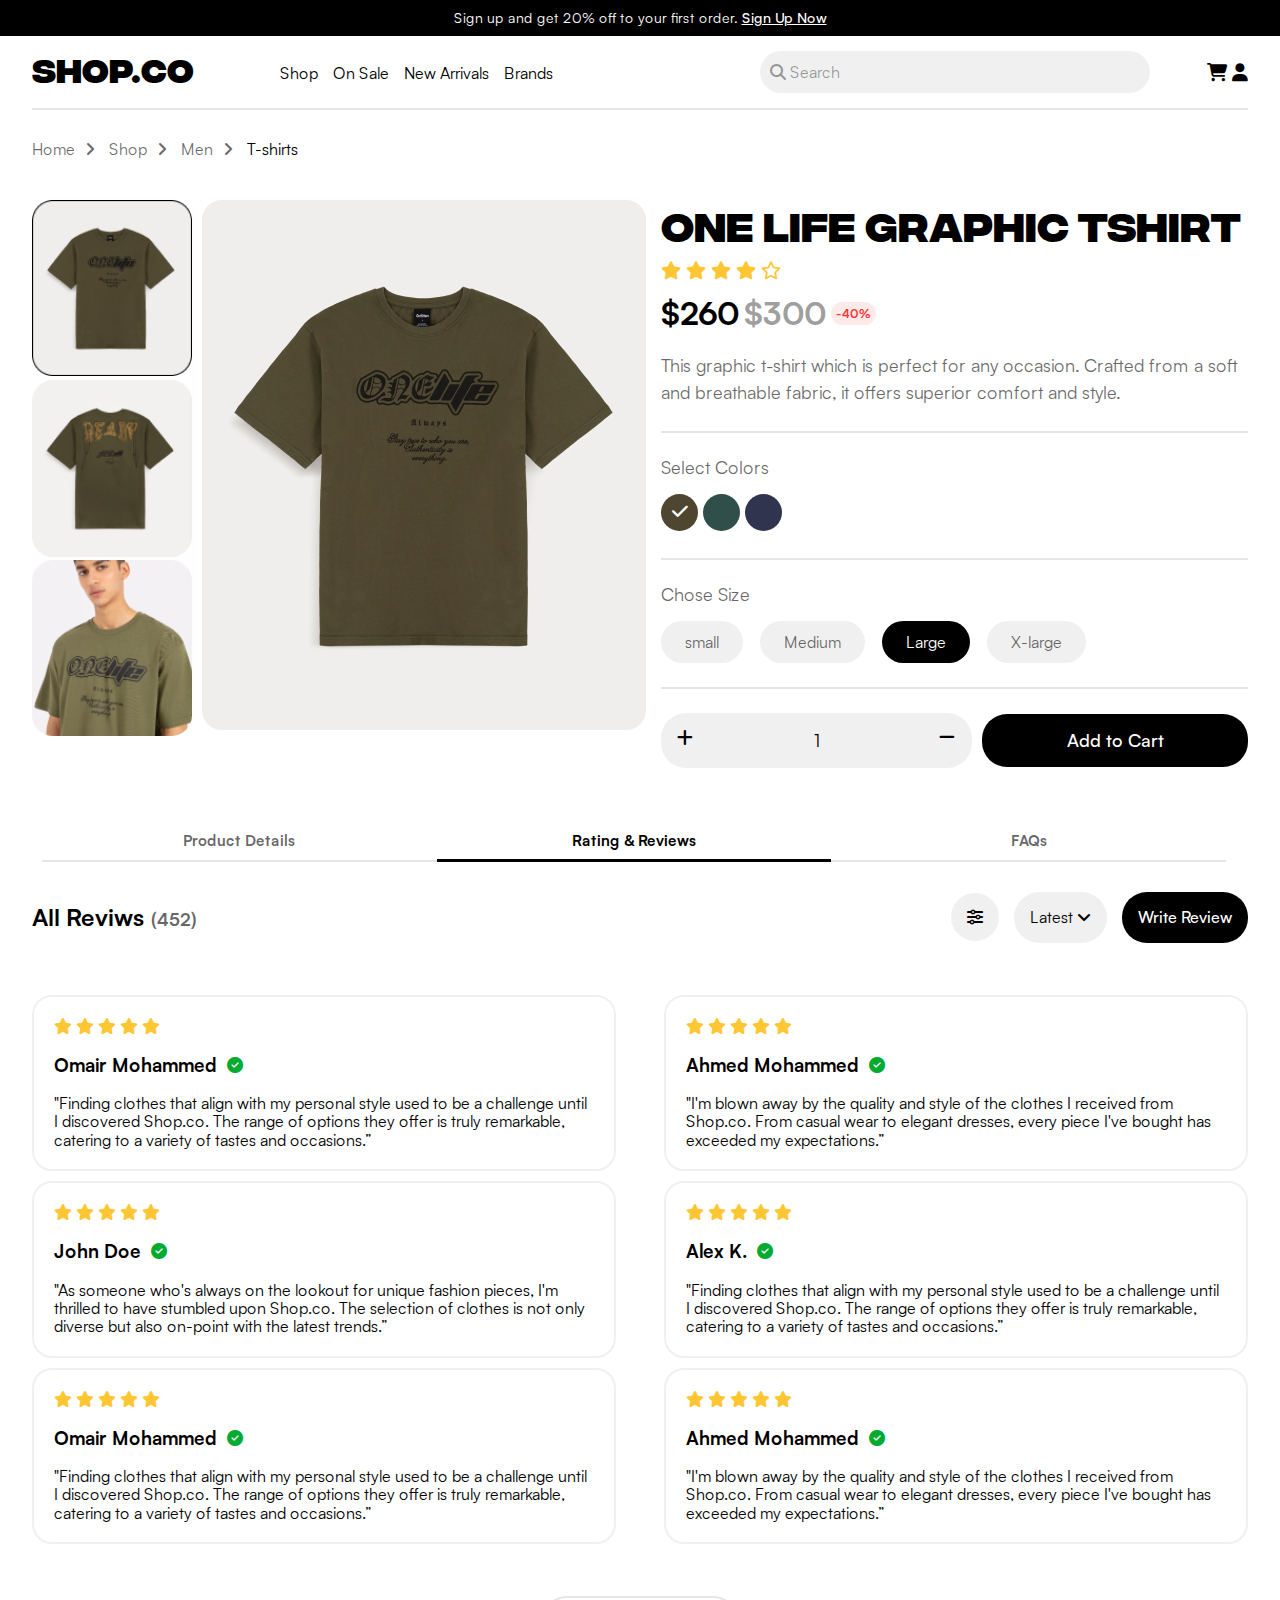
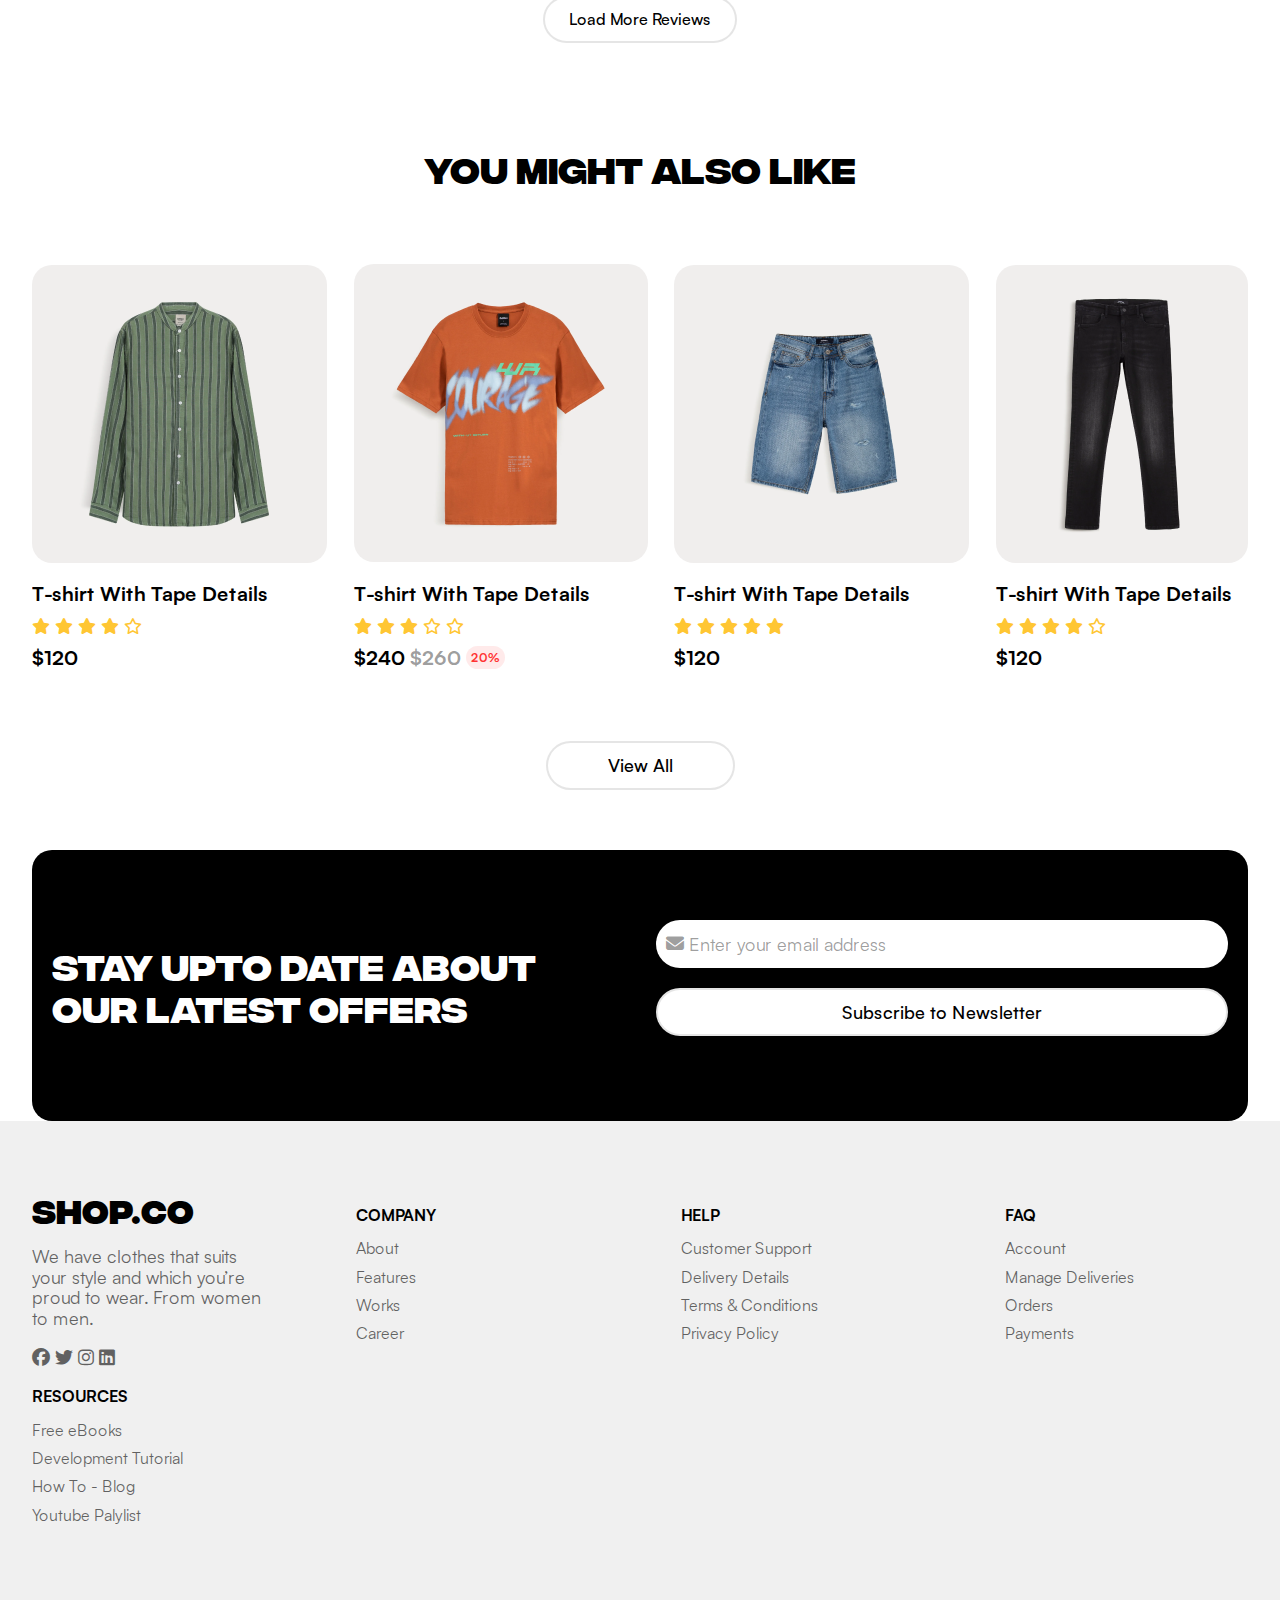
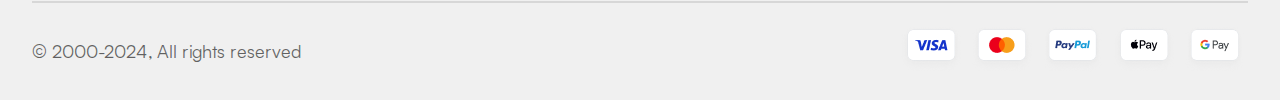
<file: product.html>
<!DOCTYPE html>
<html lang="en">
  <head>
    <meta charset="UTF-8" />
    <meta name="viewport" content="width=device-width, initial-scale=1.0" />
    <title>Shopco</title>
    <!-- Css Files -->
    <link rel="stylesheet" href="css/normalize.css" />
    <link rel="stylesheet" href="css/main.css" />
    <link rel="stylesheet" href="css/product.css" />
    <!-- Font Awesome -->
    <link rel="stylesheet" href="css/all.min.css" />
  </head>
  <body>
    <!-- Start Header -->
    <div class="alert-news">
      Sign up and get 20% off to your first order. <a href="#">Sign Up Now</a>
    </div>
    <header>
      <div class="container">
        <div class="menu-icon">
          <i class="fas fa-bars"></i>
        </div>
        <h1 class="logo">Shop.co</h1>
        <div class="menu">
          <div class="links">
            <a href="#">Shop</a>
            <a href="#">On Sale</a>
            <a href="#">New Arrivals</a>
            <a href="#">Brands</a>
          </div>
          <div class="close">
            <i class="fa-solid fa-xmark fa-2x"></i>
          </div>
        </div>
        <div class="right-menu">
          <div class="search">
            <input type="text" placeholder="Search" />
          </div>
          <div class="icons">
            <a href="#"
              ><i class="fa-solid fa-magnifying-glass mobile-search"></i
            ></a>
            <a href="#"><i class="fas fa-shopping-cart"></i></a>
            <a href="#"><i class="fas fa-user"></i></a>
          </div>
        </div>
      </div>
    </header>
    <!-- End Header -->

    <!-- Start Product -->
    <div class="product">
      <div class="container">
        <div class="path">
          <a href="#"><span>Home</span></a>
          <a href="#"><span>Shop</span></a>
          <a href="#"><span>Men</span></a>
          <a href="#"><span>T-shirts</span></a>
        </div>
        <div class="product-info">
          <div class="images">
            <img class="active" src="./images/product-1.png" alt="" />
            <!-- <img src="./images/product-1.png" alt="" /> -->
            <div>
              <img src="./images/product-2.png" alt="" />
              <img src="./images/product-3.png" alt="" />
              <img src="./images/product-4.png" alt="" />
            </div>
          </div>
          <div class="info">
            <h4 class="name">One Life Graphic Tshirt</h4>
            <div class="rate">
              <i class="fa-solid fa-star star full"></i>
              <i class="fa-solid fa-star star full"></i>
              <i class="fa-solid fa-star star full"></i>
              <i class="fa-solid fa-star star full"></i>
              <i class="fa-regular fa-star star"></i>
            </div>
            <div class="price">
              <span class="orginal-price">$260</span>
              <span class="before-discount">$300</span>
              <span class="discount">-40%</span>
            </div>
            <div class="description">
              This graphic t-shirt which is perfect for any occasion. Crafted
              from a soft and breathable fabric, it offers superior comfort and
              style.
            </div>
            <div class="colors">
              <p>Select Colors</p>
              <span class="selected"></span>
              <span></span>
              <span></span>
            </div>
            <div class="sizes">
              <p>Chose Size</p>
              <span>small</span>
              <span>Medium</span>
              <span class="active">Large</span>
              <span>X-large</span>
            </div>
            <div>
              <div class="quantity">
                <i class="fa-solid fa-plus"></i>
                <input type="number" value="1" />
                <i class="fa-solid fa-minus"></i>
              </div>
              <a class="btn btn-primary" href="#">Add to Cart</a>
            </div>
          </div>
        </div>
      </div>
    </div>
    <!-- End Product -->

    <!-- Start Product Nav -->
    <div class="product-nav">
      <div class="container">
        <h5>Product Details</h5>
        <h5 class="active">Rating & Reviews</h5>
        <h5>FAQs</h5>
      </div>
    </div>
    <!-- End Product Nav -->

    <!-- Start Reviws -->
    <div class="reviws">
      <div class="container">
        <div class="head">
          <h2 class="title">All Reviws <span>(452)</span></h2>
          <div class="control-icons">
            <span><i class="fa-solid fa-sliders"></i></span>
            <span>Latest <i class="fa-solid fa-angle-down"></i></span>
            <a class="btn btn-primary" href="#">Write Review</a>
          </div>
        </div>
        <div class="boxes">
          <div class="box">
            <div class="rate">
              <i class="fa-solid fa-star star full"></i>
              <i class="fa-solid fa-star star full"></i>
              <i class="fa-solid fa-star star full"></i>
              <i class="fa-solid fa-star star full"></i>
              <i class="fa-solid fa-star star full"></i>
            </div>
            <div class="name">
              <h3>Omair Mohammed</h3>
              <i class="fa-solid fa-circle-check check"></i>
            </div>
            <div class="text">
              "Finding clothes that align with my personal style used to be a
              challenge until I discovered Shop.co. The range of options they
              offer is truly remarkable, catering to a variety of tastes and
              occasions.”
            </div>
          </div>
          <div class="box">
            <div class="rate">
              <i class="fa-solid fa-star star full"></i>
              <i class="fa-solid fa-star star full"></i>
              <i class="fa-solid fa-star star full"></i>
              <i class="fa-solid fa-star star full"></i>
              <i class="fa-solid fa-star star full"></i>
            </div>
            <div class="name">
              <h3>Ahmed Mohammed</h3>
              <i class="fa-solid fa-circle-check check"></i>
            </div>
            <div class="text">
              "I'm blown away by the quality and style of the clothes I received
              from Shop.co. From casual wear to elegant dresses, every piece
              I've bought has exceeded my expectations.”
            </div>
          </div>
          <div class="box">
            <div class="rate">
              <i class="fa-solid fa-star star full"></i>
              <i class="fa-solid fa-star star full"></i>
              <i class="fa-solid fa-star star full"></i>
              <i class="fa-solid fa-star star full"></i>
              <i class="fa-solid fa-star star full"></i>
            </div>
            <div class="name">
              <h3>John Doe</h3>
              <i class="fa-solid fa-circle-check check"></i>
            </div>
            <div class="text">
              "As someone who's always on the lookout for unique fashion pieces,
              I'm thrilled to have stumbled upon Shop.co. The selection of
              clothes is not only diverse but also on-point with the latest
              trends.”
            </div>
          </div>
          <div class="box">
            <div class="rate">
              <i class="fa-solid fa-star star full"></i>
              <i class="fa-solid fa-star star full"></i>
              <i class="fa-solid fa-star star full"></i>
              <i class="fa-solid fa-star star full"></i>
              <i class="fa-solid fa-star star full"></i>
            </div>
            <div class="name">
              <h3>Alex K.</h3>
              <i class="fa-solid fa-circle-check check"></i>
            </div>
            <div class="text">
              "Finding clothes that align with my personal style used to be a
              challenge until I discovered Shop.co. The range of options they
              offer is truly remarkable, catering to a variety of tastes and
              occasions.”
            </div>
          </div>
          <div class="box">
            <div class="rate">
              <i class="fa-solid fa-star star full"></i>
              <i class="fa-solid fa-star star full"></i>
              <i class="fa-solid fa-star star full"></i>
              <i class="fa-solid fa-star star full"></i>
              <i class="fa-solid fa-star star full"></i>
            </div>
            <div class="name">
              <h3>Omair Mohammed</h3>
              <i class="fa-solid fa-circle-check check"></i>
            </div>
            <div class="text">
              "Finding clothes that align with my personal style used to be a
              challenge until I discovered Shop.co. The range of options they
              offer is truly remarkable, catering to a variety of tastes and
              occasions.”
            </div>
          </div>
          <div class="box">
            <div class="rate">
              <i class="fa-solid fa-star star full"></i>
              <i class="fa-solid fa-star star full"></i>
              <i class="fa-solid fa-star star full"></i>
              <i class="fa-solid fa-star star full"></i>
              <i class="fa-solid fa-star star full"></i>
            </div>
            <div class="name">
              <h3>Ahmed Mohammed</h3>
              <i class="fa-solid fa-circle-check check"></i>
            </div>
            <div class="text">
              "I'm blown away by the quality and style of the clothes I received
              from Shop.co. From casual wear to elegant dresses, every piece
              I've bought has exceeded my expectations.”
            </div>
          </div>
        </div>
        <a class="btn btn-secondary" href="#">Load More Reviews</a>
      </div>
    </div>
    <!-- End Reviws -->

    <!-- Start Top Selling -->
    <div class="top-selling">
      <div class="container">
        <h1 class="main-title">You Might Also Like</h1>
        <div class="products">
          <div class="product">
            <div class="img">
              <img src="./images/top-selling-1.png" alt="" />
            </div>
            <div class="text">
              <h3>T-shirt With Tape Details</h3>
              <div class="rate">
                <i class="fa-solid fa-star star full-star"></i>
                <i class="fa-solid fa-star star full-star"></i>
                <i class="fa-solid fa-star star full-star"></i>
                <i class="fa-solid fa-star star full-star"></i>
                <i class="fa-regular fa-star star empty-star"></i>
              </div>
              <div class="price">
                <span class="orginal-price">$120</span>
              </div>
            </div>
          </div>
          <div class="product">
            <div class="img">
              <img src="./images/top-selling-2.png" alt="" />
            </div>
            <div class="text">
              <h3>T-shirt With Tape Details</h3>
              <div class="rate">
                <i class="fa-solid fa-star star full-star"></i>
                <i class="fa-solid fa-star star full-star"></i>
                <i class="fa-solid fa-star star full-star"></i>
                <i class="fa-regular fa-star star empty-star"></i>
                <i class="fa-regular fa-star star empty-star"></i>
              </div>
              <div class="price">
                <span class="orginal-price">$240</span>
                <span class="before-discount">$260</span>
                <span class="discount">20%</span>
              </div>
            </div>
          </div>
          <div class="product">
            <div class="img">
              <img src="./images/top-selling-3.png" alt="" />
            </div>
            <div class="text">
              <h3>T-shirt With Tape Details</h3>
              <div class="rate">
                <i class="fa-solid fa-star star full-star"></i>
                <i class="fa-solid fa-star star full-star"></i>
                <i class="fa-solid fa-star star full-star"></i>
                <i class="fa-solid fa-star star full-star"></i>
                <i class="fa-solid fa-star star full-star"></i>
              </div>
              <div class="price">$120</div>
            </div>
          </div>
          <div class="product">
            <div class="img">
              <img src="./images/top-selling-4.png" alt="" />
            </div>
            <div class="text">
              <h3>T-shirt With Tape Details</h3>
              <div class="rate">
                <i class="fa-solid fa-star star full-star"></i>
                <i class="fa-solid fa-star star full-star"></i>
                <i class="fa-solid fa-star star full-star"></i>
                <i class="fa-solid fa-star star full-star"></i>
                <i class="fa-regular fa-star star empty-star"></i>
              </div>
              <div class="price">$120</div>
            </div>
          </div>
        </div>
        <a href="#" class="btn btn-secondary">View All</a>
      </div>
    </div>
    <!-- End Top Selling -->

    <!-- Start Subscribe -->
    <div class="subscribe">
      <div class="container">
        <h1 class="main-title">Stay Upto Date About Our Latest Offers</h1>
        <div class="form">
          <div class="mail">
            <input type="email" placeholder="Enter your email address" />
          </div>
          <a href="#" class="btn btn-secondary">Subscribe to Newsletter</a>
        </div>
      </div>
    </div>
    <!-- End Subscribe -->

    <footer>
      <div class="container">
        <div>
          <div>
            <h1 class="logo">Shop.co</h1>
            <p>
              We have clothes that suits your style and which you’re proud to
              wear. From women to men.
            </p>
            <div class="social">
              <a href="#"><i class="fab fa-facebook"></i></a>
              <a href="#"><i class="fab fa-twitter"></i></a>
              <a href="#"><i class="fab fa-instagram"></i></a>
              <a href="#"><i class="fab fa-linkedin"></i></a>
            </div>
          </div>
          <div class="links">
            <h3>Company</h3>
            <ul>
              <li>
                <a href="#">About </a>
              </li>
              <li>
                <a href="#">Features </a>
              </li>
              <li>
                <a href="#">Works </a>
              </li>
              <li>
                <a href="#">Career </a>
              </li>
            </ul>
          </div>
          <div class="links">
            <h3>Help</h3>
            <ul>
              <li>
                <a href="#">Customer Support</a>
              </li>
              <li>
                <a href="#">Delivery Details</a>
              </li>
              <li>
                <a href="#">Terms & Conditions</a>
              </li>
              <li>
                <a href="#">Privacy Policy</a>
              </li>
            </ul>
          </div>
          <div class="links">
            <h3>Faq</h3>
            <ul>
              <li>
                <a href="#">Account</a>
              </li>
              <li>
                <a href="#">Manage Deliveries</a>
              </li>
              <li>
                <a href="#">Orders</a>
              </li>
              <li>
                <a href="#">Payments</a>
              </li>
            </ul>
          </div>
          <div class="links">
            <h3>Resources</h3>
            <ul>
              <li>
                <a href="#">Free eBooks</a>
              </li>
              <li>
                <a href="#">Development Tutorial</a>
              </li>
              <li>
                <a href="#">How To - Blog</a>
              </li>
              <li>
                <a href="#">Youtube Palylist</a>
              </li>
            </ul>
          </div>
        </div>
        <div class="copyright">
          <p>© 2000-2024, All rights reserved</p>
          <div class="payments">
            <img src="./images/visa.png" alt="" />
            <img src="./images/mastercard.png" alt="" />
            <img src="./images/paypal.png" alt="" />
            <img src="./images/apple-pay.png" alt="" />
            <img src="./images/google-pay.png" alt="" />
          </div>
        </div>
      </div>
    </footer>

    <script src="./js/main.js"></script>
  </body>
</html>
</file>
<file: css/main.css>
@import url("satoshi.css");
:root {
  --color-main: #000;
  --color-secondary: #f0f0f0;
  --color-black-100: rgba(0, 0, 0, 0.1);
  --color-black-400: rgba(0, 0, 0, 0.4);
  --color-black-500: rgba(0, 0, 0, 0.5);
  --color-black-600: rgba(0, 0, 0, 0.6);
  --color-yellow: #ffc633;
  --color-red: #ff3333;
  --color-red-100: rgba(255, 51, 51, 0.1);
  --color-green: #01ab31;
}

/* Start Import Fonts */
@font-face {
  font-family: "Integral CF";
  src: url("../fonts/Fontspring-DEMO-integralcf-bold.otf") format("opentype");
  font-weight: bold;
  font-style: normal;
}

@font-face {
  font-family: "Integral CF";
  src: url("../fonts/Fontspring-DEMO-integralcf-extrabold.otf")
    format("opentype");
  font-weight: 900;
  font-style: normal;
}

@font-face {
  font-family: "Integral CF";
  src: url("../fonts/Fontspring-DEMO-integralcf-medium.otf") format("opentype");
  font-weight: 500;
  font-style: normal;
}
/* End Import Fonts */

/* Start Global Rules */
* {
  box-sizing: border-box;
}

html {
  scroll-behavior: smooth;
}

body {
  background-color: var(--color-white);
  font-family: "Satoshi", sans-serif;
  font-size: 18px;
  color: var(--color-dark-gunmetal);
}

ul {
  list-style: none;
  padding: 0;
  margin: 0;
}

a {
  text-decoration: none;
  color: inherit;
}

input:focus {
  outline: none;
}

.container {
  display: grid;
  grid-template-columns: repeat(7, 1fr);
  margin-right: 16px;
  margin-left: 16px;
}

@media (min-width: 768px) {
  .container {
    grid-template-columns: repeat(12, 1fr);
    margin-right: 20px;
    margin-left: 20px;
    gap: 32px;
  }
}

@media (min-width: 1152px) {
  .container {
    /* width: 1170px; */
    grid-template-columns: repeat(12, 1fr);
    margin-right: 32px;
    margin-left: 32px;
    gap: 32px;
  }
}

@media (min-width: 1440px) {
  .container {
    /* width: 1170px; */
    grid-template-columns: repeat(12, 1fr);
    margin-right: 32px;
    margin-left: 32px;
    gap: 32px;
  }
}
/* End Global Rules */

/* Start Global Components */
.btn {
  display: block;
  width: fit-content;
  padding: 12px 24px;
  border-radius: 25px;
  font-weight: 500;
}

.btn-primary {
  background-color: var(--color-main);
  color: #fff;
}

.btn-secondary {
  background-color: #fff;
  color: var(--color-main);
  border: 2px solid var(--color-black-100);
}

.main-title {
  font-family: "Integral CF", sans-serif;
  font-weight: bold;
  text-align: center;
}
/* End Global Components */

/* Start Alert News */
.alert-news {
  background-color: var(--color-main);
  color: #fff;
  padding: 10px;
  text-align: center;
  font-size: 14px;
}

.alert-news a {
  text-decoration: underline;
  font-weight: 500;
}
/* End Alert News */

/* Start Header */
header {
  background-color: #fff;
  color: var(--color-main);
  padding: 15px;
}

header .container {
  align-items: center;
}

header .menu-icon {
  display: none;
}

header .logo {
  font-family: "Integral CF", sans-serif;
  font-size: 32px;
  font-weight: 900;
  grid-column: span 2;
  margin: 0;
  margin-top: -7px;
}

header .menu {
  grid-column: span 5;
  display: flex;
  margin-left: 40px;
  align-items: center;
  justify-content: space-between;
}

header .menu .links a {
  margin-right: 10px;
  font-size: 16px;
}

header .menu .close {
  display: none;
}

header .right-menu {
  grid-column: span 5;
  display: flex;
  align-items: center;
  justify-content: space-between;
}

header .right-menu .search {
  flex-basis: 80%;
  position: relative;
  font-size: 16px;
}

header .right-menu .search input {
  width: 100%;
  background-color: var(--color-secondary);
  border: none;
  border-radius: 25px;
  padding: 12px 30px;
  color: var(--color-black-400);
  display: block;
}

header .right-menu .search input::placeholder {
  color: var(--color-black-400);
}

header .right-menu .search::before {
  font-family: var(--fa-style-family-classic);
  content: "\f002";
  font-weight: 900;
  color: var(--color-black-400);
  position: absolute;
  top: 50%;
  transform: translateY(-50%);
  left: 10px;
}

header .right-menu .icons .mobile-search {
  display: none;
}

@media (max-width: 991px) {
  header .menu-icon {
    display: block;
    font-size: 32px;
  }

  header .logo {
    grid-column: span 4;
  }

  header .menu {
    /* display: none; */
    position: fixed;
    top: 0;
    left: 0;
    background-color: var(--color-secondary);
    width: 0;
    margin: 0;
    height: 0;
    z-index: 1;
    transition: 0.3s;
    border-radius: 0 50% 50% 50%;
    overflow: hidden;
  }

  header .menu.active {
    width: 100%;
    height: 100vh;
    border-radius: 0;
  }

  header .menu .links {
    width: 100%;
    height: 100%;
    display: flex;
    justify-content: center;
    flex-direction: column;
    align-items: center;
    gap: 70px;
  }

  header .menu .links a {
    font-size: 18px;
    font-weight: 500;
    position: relative;
  }

  header .menu .links a::before {
    content: "";
    position: absolute;
    top: 50%;
    left: 50%;
    transform: translate(-50%, -50%);
    width: 0;
    height: 5px;
    background-color: var(--color-yellow);
    z-index: -1;
    transition: 0.3s;
  }

  header .menu .links a:hover::before {
    width: 100%;
  }

  header .menu .close {
    display: block;
    position: absolute;
    top: 30px;
    right: 30px;
    cursor: pointer;
  }

  header .right-menu {
    grid-column: span 7;
  }
}

@media (max-width: 767px) {
  header .logo {
    grid-column: span 3;
  }

  header .right-menu {
    grid-column: span 3;
  }

  header .right-menu .search {
    display: none;
  }

  header .right-menu .icons {
    margin-left: auto;
  }

  header .right-menu .icons a {
    margin-left: 10px;
    font-size: 20px;
  }

  header .right-menu .icons .mobile-search {
    display: inline;
  }
}
/* End Header */

/* Start Hero */
.hero {
  background-color: var(--color-secondary);
  padding-top: 20px;
}

.hero .container {
  align-items: center;
}

.hero .container > div {
  grid-column: span 6;
}

.hero .text h2 {
  font-family: "Integral CF", sans-serif;
  font-size: 64px;
  margin: 0;
  text-transform: uppercase;
}

.hero .text > p {
  color: var(--color-black-600);
  line-height: 1.6;
  margin: 20px 0;
}

.hero .stats {
  display: flex;
  justify-content: space-between;
  flex-wrap: wrap;
  gap: 20px;
  margin-top: 30px;
}

.hero .stats .stat {
  padding: 0 20px;
  text-align: center;
}

.hero .stats .stat:not(:last-of-type) {
  border-right: 2px solid var(--color-black-100);
}

.hero .stats .stat h3 {
  font-size: 40px;
  font-weight: bold;
  margin: 0;
}

.hero .stats .stat p {
  font-size: 15px;
  color: var(--color-black-600);
  margin: 0;
  margin-top: 10px;
  margin-bottom: 10px;
}

.hero .image {
  height: 100%;
  display: flex;
  align-items: end;
  position: relative;
}

.hero .image img {
  width: 100%;
}

.hero .image .star {
  position: absolute;
}

.hero .image .star.left {
  top: 80px;
  right: 20px;
}

.hero .image .star.right {
  bottom: 130px;
}

@media (max-width: 1100px) {
  .hero .container > div {
    grid-column: span 12;
  }
}

@media (max-width: 768px) {
  .hero .text h2 {
    font-size: 36px;
  }

  .hero .text .btn {
    width: 100%;
    text-align: center;
  }

  .hero .text .stats {
    justify-content: center;
  }

  .hero .stats .stat:nth-of-type(2) {
    border-right: none;
  }

  .hero .stats .stat h3 {
    font-size: 24px;
  }

  .hero .stats .stat p {
    font-size: 12px;
  }
}
/* End Hero */

/* Start Brands */
.brands {
  background-color: var(--color-main);
  padding: 30px 0;
}

.brands .container {
  display: flex;
  justify-content: space-between;
  align-items: center;
  flex-wrap: wrap;
}

.brands .brand {
  margin: 15px 0;
}

.brands .brand img {
  width: 100%;
}

@media (max-width: 768px) {
  .brands .brand {
    flex-basis: 30%;
  }
}
/* End Brands */

/* Start New Arrivals And Top Selling */
.new-arrivals,
.top-selling {
  padding-top: 60px;
  padding-bottom: 60px;
  background-color: #fff;
}

.new-arrivals {
  border-bottom: 2px solid var(--color-secondary);
}

.new-arrivals .main-title,
.top-selling .main-title {
  grid-column: span 12;
}

.new-arrivals .products,
.top-selling .products {
  grid-column: span 12;
  display: flex;
  justify-content: space-between;
  align-items: center;
  gap: 10px;
  overflow-x: auto;
  scrollbar-width: none;
}

.new-arrivals .products .product .img img,
.top-selling .products .product .img img {
  border-radius: 20px;
}

.new-arrivals .products .product .text,
.top-selling .products .product .text {
  margin-top: 16px;
}

.new-arrivals .products .product .text h3,
.top-selling .products .product .text h3 {
  font-size: 20px;
  font-weight: bold;
  margin: 0;
}

.new-arrivals .products .product .text .rate,
.top-selling .products .product .text .rate {
  margin-top: 10px;
}

.new-arrivals .products .product .text .rate .star,
.top-selling .products .product .text .rate .star {
  color: var(--color-yellow);
  font-size: 16px;
}

.new-arrivals .products .product .text .price,
.top-selling .products .product .text .price {
  font-weight: bold;
  font-size: 20px;
  margin-top: 10px;
  display: flex;
  align-items: center;
  gap: 5px;
}

.new-arrivals .products .product .text .price .before-discount,
.top-selling .products .product .text .price .before-discount {
  color: var(--color-black-400);
}

.new-arrivals .products .product .text .price .discount,
.top-selling .products .product .text .price .discount {
  color: var(--color-red);
  background-color: var(--color-red-100);
  padding: 5px;
  border-radius: 25px;
  font-size: 12px;
}

.new-arrivals .btn,
.top-selling .btn {
  grid-column: span 12;
  margin: auto;
  margin-top: 20px;
  padding: 12px 60px;
}
/* End New Arrivals And Top Selling*/

/* Start Browse By Dress Style */
.browse-by-dress-style {
  padding-top: 60px;
  padding-bottom: 60px;
  background-color: var(--color-secondary);
  border-radius: 40px;
}

.browse-by-dress-style .main-title {
  grid-column: span 12;
}

.browse-by-dress-style .styles {
  grid-column: span 12;
  display: grid;
  grid-template-columns: repeat(12, 1fr);
  grid-template-rows: 1fr 1fr;
  row-gap: 25px;
  column-gap: 10px;
}

.browse-by-dress-style .styles .style {
  display: flex;
  background-color: #fff;
  align-items: start;
  background-repeat: no-repeat;
  background-position: -27% 43%;
  height: 290px;
  border-radius: 20px;
  background-size: cover;
}

.browse-by-dress-style .styles .style:nth-of-type(2) {
  background-size: 150%;
}

.browse-by-dress-style .styles .style:first-of-type,
.browse-by-dress-style .styles .style:last-of-type {
  grid-column: span 5;
}

.browse-by-dress-style .styles .style:nth-of-type(2),
.browse-by-dress-style .styles .style:nth-of-type(3) {
  grid-column: span 7;
}

.browse-by-dress-style .styles .style:first-of-type {
  background-image: url("../images/browse-by-dress-style-1.png");
}

.browse-by-dress-style .styles .style:nth-of-type(2) {
  background-image: url("../images/browse-by-dress-style-2.png");
}

.browse-by-dress-style .styles .style:nth-of-type(3),
.browse-by-dress-style .styles .style:last-of-type {
  background-image: url("../images/browse-by-dress-style-3.png");
}

.browse-by-dress-style .styles .style h3 {
  font-size: 36px;
  margin: 20px;
  font-weight: bold;
}

.browse-by-dress-style .styles .style img {
  width: 100%;
}

@media (max-width: 991px) {
  .browse-by-dress-style .styles .style {
    grid-column: span 12 !important;
  }
}
/* End Browse By Dress Style */

/* Start Testimonials */
.testimonials {
  padding-top: 70px;
  padding-bottom: 70px;
  background-color: #fff;
}

.testimonials .title {
  grid-column: span 12;
  display: flex;
  justify-content: space-between;
  align-items: center;
}

.testimonials .title .main-title {
  text-align: left;
}

.testimonials .title .arrows {
  flex-basis: 15%;
  text-align: right;
}

.testimonials .boxes {
  grid-column: span 12;
  display: flex;
  justify-content: space-between;
  align-items: center;
  gap: 10px;
  overflow: hidden;
}

.testimonials .boxes .box {
  padding: 20px;
  border: 2px solid var(--color-secondary);
  border-radius: 20px;
  min-width: 33%;
}

.testimonials .boxes .box .rate {
  color: var(--color-yellow);
}

.testimonials .boxes .box .name {
  display: flex;
  align-items: center;
  gap: 10px;
}

.testimonials .boxes .box .name .check {
  color: var(--color-green);
}

@media (max-width: 991px) {
  .testimonials .boxes .box {
    min-width: 50%;
  }
}

@media (max-width: 768px) {
  .testimonials .boxes .box {
    min-width: 100%;
  }
}
/* End Testimonials */

/* Start Subscribe */
.subscribe {
  /* padding-top: 70px;
  padding-bottom: 70px;
  background-color: var(--color-main); */
  color: #fff;
}

.subscribe .container {
  padding: 70px 20px;
  background-color: var(--color-main);
  border-radius: 20px;
}

.subscribe .main-title {
  text-align: left;
  grid-column: span 6;
}

.subscribe .form {
  grid-column: span 6;
}

.subscribe .form .mail {
  position: relative;
}

.subscribe .form .mail::before {
  font-family: var(--fa-style-family-classic);
  content: "\f0e0";
  font-weight: 900;
  color: var(--color-black-400);
  position: absolute;
  top: 50%;
  transform: translateY(-50%);
  left: 10px;
  line-height: 1.7;
}

.subscribe .form .mail input {
  width: 100%;
  background-color: #fff;
  border: none;
  border-radius: 25px;
  padding: 12px 33px;
  color: var(--color-black-400);
  display: block;
  margin-bottom: 20px;
  height: 48px;
}

.subscribe .form .mail input::placeholder {
  color: var(--color-black-400);
}

.subscribe .form .btn {
  width: 100%;
  text-align: center;
  height: 48px;
}

@media (max-width: 991px) {
  .subscribe .main-title {
    grid-column: span 12;
  }

  .subscribe .form {
    grid-column: span 12;
  }
}
/* End Subscribe */

/* Start Footer */
footer {
  padding-top: 70px;
  padding-bottom: 20px;
  background-color: var(--color-secondary);
  color: var(--color-black-600);
}

footer .container > div:first-of-type {
  grid-column: span 12;
  display: flex;
  justify-content: space-between;
  align-items: center;
  gap: 15px;
  row-gap: 20px;
  flex-wrap: wrap;
}

footer .container > div > div {
  flex-basis: 20%;
}

footer .logo {
  font-family: "Integral CF", sans-serif;
  font-size: 32px;
  font-weight: 900;
  margin: 0;
  color: var(--color-main);
}

footer .links h3 {
  color: var(--color-main);
  text-transform: uppercase;
  margin: 0;
  font-size: 16px;
}

footer .links ul {
  margin-top: 15px;
}

footer .links ul li {
  margin-bottom: 10px;
  font-size: 16px;
}

footer .copyright {
  grid-column: span 12;
  display: flex;
  align-items: center;
  justify-content: space-between;
  border-top: 2px solid var(--color-black-100);
  margin-top: 35px;
  padding-top: 20px;
}

footer .copyright .payments {
  flex-basis: 50%;
  text-align: right;
}

@media (max-width: 991px) {
  footer .container > div > div {
    flex-basis: 45%;
  }

  footer .container > div > div:first-of-type {
    flex-basis: 100%;
  }

  footer .copyright {
    flex-direction: column;
  }
}
/* End Footer */
</file>
<file: css/cart.css>
/* Start Header */
header {
  padding: 0;
}

header .container {
  min-height: 74px;
  border-bottom: 2px solid var(--color-black-100);
}
/* End Header */

/* Start Path */
.path {
  padding: 10px 0;
  font-size: 16px;
}

.path .container > div {
  grid-column: span 12;
}

.path a:not(:last-of-type) {
  color: var(--color-black-600);
}

.path a:not(:last-of-type)::after {
  content: "\f105";
  font-family: var(--fa-style-family-classic);
  font-weight: 900;
  margin: 0 10px;
}
/* End Path */

/* Start Cart*/
.cart {
  padding-top: 20px;
  padding-bottom: 20px;
  background-color: #fff;
}

.cart .main-title {
  grid-column: span 12;
  text-align: left;
}

.cart .cart-content {
  grid-column: span 7;
  padding: 20px 24px;
  border: 1px solid var(--color-black-100);
  border-radius: 20px;
}

.cart .cart-content .box {
  display: flex;
  gap: 10px;
}

.cart .cart-content .box:not(:last-of-type) {
  border-bottom: 1px solid var(--color-black-100);
  margin-bottom: 10px;
}

.cart .cart-content .box img {
  width: 124px;
  height: 124px;
  border-radius: 9px;
}

.cart .cart-content .box .info {
  flex-grow: 1;
}

.cart .cart-content .box .info .name {
  display: flex;
  align-items: center;
  justify-content: space-between;
}

.cart .cart-content .box .info .name h4 {
  margin: 0;
  font-size: 20px;
  font-weight: bold;
  margin-bottom: 5px;
}

.cart .cart-content .box .info .name i {
  color: #ff3333;
}

.cart .cart-content .box .info .size,
.cart .cart-content .box .info .color {
  margin: 0;
  font-size: 14px;
  margin-top: 5px;
}

.cart .cart-content .box .info .size span,
.cart .cart-content .box .info .color span {
  color: var(--color-black-600);
}

.cart .cart-content .box .info .price {
  display: flex;
  align-items: center;
  justify-content: space-between;
}

.cart .cart-content .box .info .price p {
  font-weight: bold;
  font-size: 24px;
}

.cart .cart-content .box .info .price .quantity {
  background-color: var(--color-secondary);
  cursor: pointer;
  padding: 12px 20px;
  border-radius: 25px;
  display: flex;
  align-items: center;
  width: 50%;
}

.cart .cart-content .box .info .price .quantity input {
  border: none;
  background-color: transparent;
  text-align: center;
  width: 80%;
}

.cart
  .cart-content
  .box
  .info
  .price
  .quantity
  input::-webkit-outer-spin-button,
.cart
  .cart-content
  .box
  .info
  .price
  .quantity
  input::-webkit-inner-spin-button {
  -webkit-appearance: none;
  margin: 0;
}

.cart .cart-summary {
  grid-column: span 5;
  padding: 20px 24px;
  border: 1px solid var(--color-black-100);
  border-radius: 20px;
  height: fit-content;
}

.cart .cart-summary h4 {
  margin: 0;
}

.cart .cart-summary .summary > p {
  font-size: 16px;
  color: var(--color-black-600);
  display: flex;
  align-items: center;
  justify-content: space-between;
}

.cart .cart-summary .summary > p span {
  font-weight: bold;
  color: var(--color-main);
}

.cart .cart-summary .summary > p.discount span {
  color: #ff3333;
}

.cart .cart-summary .summary > p.total {
  padding: 10px 0;
  border-top: 1px solid var(--color-black-100);
}

.cart .cart-summary .promo {
  display: flex;
  align-items: center;
  justify-content: space-between;
  gap: 5px;
}

.cart .cart-summary .promo .code {
  position: relative;
  width: 100%;
}

.cart .cart-summary .promo .code input {
  width: 100%;
  background-color: var(--color-secondary);
  border: none;
  border-radius: 25px;
  padding: 12px 30px;
  color: var(--color-black-400);
  display: block;
}

.cart .cart-summary .promo .code input::placeholder {
  color: var(--color-black-400);
}

.cart .cart-summary .promo .code::before {
  font-family: var(--fa-style-family-classic);
  content: "\f02b";
  font-weight: 900;
  color: var(--color-black-400);
  position: absolute;
  top: 50%;
  transform: translateY(-50%);
  left: 10px;
}

.cart .cart-summary .checkout {
  margin: auto;
  width: 100%;
  text-align: center;
  margin-top: 20px;
}

@media (max-width: 991px) {
  .cart .container > div {
    grid-column: span 12;
  }

  .cart .cart-content {
    margin-bottom: 20px;
  }
}
/* End Cart*/
</file>
<file: css/category.css>
/* Start Header */
header {
  padding: 0;
}

header .container {
  min-height: 74px;
  border-bottom: 2px solid var(--color-black-100);
}
/* End Header */

/* Start Path */
.path {
  padding: 10px 0;
  font-size: 16px;
}

.path .container > div {
  grid-column: span 12;
}

.path a:not(:last-of-type) {
  color: var(--color-black-600);
}

.path a:not(:last-of-type)::after {
  content: "\f105";
  font-family: var(--fa-style-family-classic);
  font-weight: 900;
  margin: 0 10px;
}
/* End Path */

/* Start Content */
.content {
  padding-top: 20px;
  padding-bottom: 20px;
  background-color: #fff;
}

.content .filter {
  grid-column: span 3;
  padding: 20px 24px;
  border: 1px solid var(--color-black-100);
  border-radius: 20px;
  height: fit-content;
}

.content .filter > div {
  border-bottom: 1px solid var(--color-black-100);
  padding: 24px 0;
}

.content .filter > div:last-of-type {
  border: none;
}

.content .filter > div h4 {
  font-size: 20px;
  font-weight: bold;
  margin: 0;
}

.content .filter .head {
  display: flex;
  justify-content: space-between;
  align-items: center;
}

.content .filter .head .close-icon {
  display: none;
}

.content .filter .head i {
  color: var(--color-black-600);
}

.content .filter .type p,
.content .filter .style p {
  margin: 0;
  display: flex;
  justify-content: space-between;
  margin-bottom: 10px;
  color: var(--color-black-600);
  font-size: 16px;
}

.content .filter .price h4 {
  margin-bottom: 20px;
}

.content .filter .price .slider {
  height: 5px;
  border-radius: 5px;
  background-color: #ddd;
  position: relative;
}

.content .filter .price .slider .progress {
  height: 5px;
  background-color: #000;
  border-radius: 5px;
  position: absolute;
  left: 25%;
  right: 25%;
}

.content .filter .price .range-input {
  position: relative;
  margin-bottom: 20px;
}

.content .filter .price .range-input input {
  position: absolute;
  top: -5px;
  height: 5px;
  width: 100%;
  background: none;
  -webkit-appearance: none;
  pointer-events: none;
}

.content .filter .price .range-input input[type="range"]::-webkit-slider-thumb {
  height: 17px;
  width: 17px;
  background-color: #000;
  -webkit-appearance: none;
  border-radius: 50%;
  pointer-events: all;
}

.content .filter .price .range-input input[type="range"]::-moz-range-thumb {
  height: 17px;
  width: 17px;
  background-color: #000;
  -moz-appearance: none;
  border-radius: 50%;
  pointer-events: all;
}

.content .filter .price .range-input input[type="range"]::-webkit-slider-thumb {
  height: 17px;
  width: 17px;
  background-color: #000;
  -webkit-appearance: none;
  border-radius: 50%;
  pointer-events: all;
}

.content .filter .price .range-input input::before {
  position: absolute;
  font-size: 12px;
  top: 14px;
  font-weight: 500;
}

.content .filter .price .range-input input:first-of-type::before {
  content: "$2500";
  left: 18%;
}

.content .filter .price .range-input input:last-of-type::before {
  content: "$7500";
  right: 18%;
}

.content .filter .colors .color-list {
  display: flex;
  flex-wrap: wrap;
  gap: 10px;
  justify-content: space-between;
  margin-top: 20px;
}

.content .filter .colors span {
  width: 37px;
  height: 37px;
  border-radius: 50%;
  background-color: blueviolet;
  display: inline-block;
  position: relative;
  border: 2px solid var(--color-black-100);
}

.content .filter .colors span.active::before {
  content: "\f00c";
  font-family: var(--fa-style-family-classic);
  font-weight: 900;
  color: #fff;
  position: absolute;
  top: 50%;
  left: 50%;
  transform: translate(-50%, -50%);
}

.content .filter .sizes .sizes-list {
  display: flex;
  flex-wrap: wrap;
  gap: 10px;
  margin-top: 20px;
}

.content .filter .sizes span {
  display: inline-block;
  padding: 10px 20px;
  background-color: var(--color-secondary);
  color: var(--color-main);
  border-radius: 25px;
  font-size: 16px;
  color: var(--color-black-600);
  margin-right: 12px;
}

.content .filter .sizes span.active {
  color: #fff;
  background-color: var(--color-main);
}

.content .filter .style h4 {
  margin-bottom: 20px;
}

.content .filter .btn {
  width: 100%;
  text-align: center;
  font-size: 14px;
}

.content .category {
  grid-column: span 9;
}

.content .category .head {
  display: flex;
  justify-content: space-between;
  align-items: center;
}

.content .category .head .filter-icon {
  display: none;
}

.content .category .head > div {
  display: flex;
  gap: 10px;
  color: var(--color-black-500);
  font-size: 16px;
}

.content .category .head > div p span {
  color: var(--color-main);
}

.content .category .products {
  display: flex;
  flex-wrap: wrap;
  gap: 20px 10px;
  justify-content: center;
}

.content .category .products .product .img img {
  border-radius: 20px;
  width: 295px;
  height: 295px;
}

.content .category .products .product .text {
  margin-top: 16px;
}

.content .category .products .product .text h3 {
  font-size: 20px;
  font-weight: bold;
  margin: 0;
}

.content .category .products .product .text .rate {
  margin-top: 10px;
}

.content .category .products .product .text .rate .star {
  color: var(--color-yellow);
  font-size: 16px;
}

.content .category .products .product .text .price {
  font-weight: bold;
  font-size: 20px;
  margin-top: 10px;
  display: flex;
  align-items: center;
  gap: 5px;
}

.content .category .products .product .text .price .before-discount {
  color: var(--color-black-400);
}

.content .category .products .product .discount {
  color: var(--color-red);
  background-color: var(--color-red-100);
  padding: 5px;
  border-radius: 25px;
  font-size: 12px;
}

.content .category .pagination {
  display: flex;
  justify-content: space-between;
  align-items: center;
  margin-top: 30px;
}

.content .category .pagination a.btn {
  border-radius: 8px;
}

.content .category .pagination .pages {
  display: flex;
  align-items: center;
  gap: 20px;
  color: var(--color-black-500);
}

.content .category .pagination .pages .active {
  display: flex;
  align-items: center;
  justify-content: center;
  width: 36px;
  height: 36px;
  background-color: var(--color-black-100);
  border-radius: 8px;
  color: var(--color-main);
}

@media (max-width: 991px) {
  .content .filter {
    position: fixed;
    background-color: #fff;
    width: 100%;
    bottom: -100%;
    left: 0;
    height: 90vh;
    overflow: auto;
    scrollbar-width: none;
    transition: 0.3s;
  }

  .content .filter.active {
    bottom: 0;
  }

  .content .filter .head {
    position: sticky;
    top: -20px;
    background-color: #fff;
    z-index: 1;
  }

  .content .filter .head .filter-icon {
    display: none;
  }

  .content .filter .head .close-icon {
    display: block;
  }

  .content .category {
    grid-column: span 12;
  }

  .content .category .head div {
    display: none;
  }

  .content .category .head .filter-icon {
    display: block;
  }

  .content .category .products .product {
    flex-basis: 48%;
  }

  .content .category .products .product .img img {
    width: 100%;
    height: 200px;
  }

  .content .category .products .product .text h3 {
    font-size: 16px;
  }

  .content .category .pagination a.btn {
    font-size: 12px;
    padding: 8px 14px;
  }

  .content .category .pagination .pages {
    gap: 10px;
    font-size: 14px;
  }

  .content .category .pagination .pages span:nth-child(3),
  .content .category .pagination .pages span:nth-child(5) {
    display: none;
  }
}
/* End Content */
</file>
<file: css/product.css>
/* Start Header */
header {
  padding: 0;
}

header .container {
  min-height: 74px;
  border-bottom: 2px solid var(--color-black-100);
}
/* End Header */

/* Start Product */
.product {
  padding-top: 20px;
  padding-bottom: 20px;
  background-color: #fff;
}

.product .container > div {
  grid-column: span 12;
}

.product .path {
  padding: 10px 0;
  font-size: 16px;
}

.product .path a:not(:last-of-type) {
  color: var(--color-black-600);
}

.product .path a:not(:last-of-type)::after {
  content: "\f105";
  font-family: var(--fa-style-family-classic);
  font-weight: 900;
  margin: 0 10px;
}

.product .product-info {
  display: flex;
  gap: 15px;
}

.product .product-info > div {
  flex-basis: 50%;
}

.product .product-info .images {
  display: grid;
  gap: 10px;
}

.product .product-info .images .active {
  grid-column: 2 / span 2;
  grid-row: span 3;
  /* width: 100%; */
}

.product .product-info .images div img {
  width: 160px;
}

.product .product-info .images div {
  grid-area: 1;
}

.product .product-info .info .name {
  text-transform: uppercase;
  font-weight: bold;
  font-size: 40px;
  font-family: "Integral CF";
  margin: 0;
  margin-bottom: 14px;
}

.product .product-info .info .rate {
  color: var(--color-yellow);
  margin-bottom: 14px;
}

.product .product-info .info .price {
  font-weight: bold;
  font-size: 32px;
  margin-top: 10px;
  display: flex;
  align-items: center;
  gap: 5px;
  margin-bottom: 20px;
}

.product .product-info .info .price .before-discount {
  color: var(--color-black-400);
}

.product .product-info .info .price .discount {
  color: var(--color-red);
  background-color: var(--color-red-100);
  padding: 5px;
  border-radius: 25px;
  font-size: 12px;
}

.product .product-info .info .description {
  color: var(--color-black-600);
  line-height: 1.5;
  margin-bottom: 25px;
}

.product .product-info .info .colors {
  border-top: 2px solid var(--color-black-100);
  padding: 24px 0;
  color: var(--color-black-600);
}

.product .product-info .info .colors p {
  margin: 0;
  margin-bottom: 16px;
}

.product .product-info .info .colors span {
  width: 37px;
  height: 37px;
  border-radius: 50%;
  background-color: blueviolet;
  display: inline-block;
  position: relative;
}

.product .product-info .info .colors span:first-of-type {
  background-color: #4f4631;
}

.product .product-info .info .colors span:nth-of-type(2) {
  background-color: #314f4a;
}

.product .product-info .info .colors span:last-of-type {
  background-color: #31344f;
}

.product .product-info .info .colors span.selected::before {
  content: "\f00c";
  font-family: var(--fa-style-family-classic);
  font-weight: 900;
  color: #fff;
  position: absolute;
  top: 50%;
  left: 50%;
  transform: translate(-50%, -50%);
}

.product .product-info .info .sizes {
  border-top: 2px solid var(--color-black-100);
  padding: 24px 0;
  color: var(--color-black-600);
}

.product .product-info .info .sizes p {
  margin: 0;
  margin-bottom: 16px;
}

.product .product-info .info .sizes span {
  display: inline-block;
  padding: 12px 24px;
  background-color: var(--color-secondary);
  color: var(--color-main);
  border-radius: 25px;
  font-size: 16px;
  color: var(--color-black-600);
  margin-right: 12px;
}

.product .product-info .info .sizes span.active {
  color: #fff;
  background-color: var(--color-main);
}

.product .product-info .info > div:last-of-type {
  display: flex;
  gap: 10px;
  align-items: center;
  border-top: 2px solid var(--color-black-100);
  padding: 24px 0;
}

.product .product-info .info > div:last-of-type .quantity {
  background-color: var(--color-secondary);
  padding: 10px;
  border-radius: 25px;
  display: flex;
}

.product .product-info .info > div:last-of-type .quantity {
  cursor: pointer;
  padding: 16px;
}

.product .product-info .info > div:last-of-type .quantity input {
  border: none;
  background-color: transparent;
  text-align: center;
}

.product
  .product-info
  .info
  > div:last-of-type
  .quantity
  input::-webkit-outer-spin-button,
.product
  .product-info
  .info
  > div:last-of-type
  .quantity
  input::-webkit-inner-spin-button {
  -webkit-appearance: none;
  margin: 0;
}

.product .product-info .info > div:last-of-type .btn {
  flex-basis: 90%;
  width: 100%;
  text-align: center;
  padding: 16px;
}

@media (max-width: 1100px) {
  .product .product-info {
    flex-direction: column;
  }

  .product .product-info .images {
    display: flex;
    flex-direction: column;
    align-items: center;
  }

  .product .product-info .images img.active {
    width: 450px;
  }

  .product .product-info .images div {
    display: flex;
    gap: 5px;
  }

  .product .product-info .images div img {
    width: 33%;
  }

  .product .product-info .info .sizes span {
    padding: 12px 18px;
    margin-right: 5px;
  }
}

@media (max-width: 768px) {
  .product .product-info .info .name {
    font-size: 24px;
  }

  .product .product-info .images img.active {
    width: 100%;
  }

  .product .product-info .info > div:last-of-type {
    flex-direction: column;
  }

  .product .product-info .info > div:last-of-type .quantity {
    width: 100%;
    justify-content: space-around;
    align-items: center;
  }

  .product .product-info .info .sizes span {
    font-size: 14px;
  }
}
/* End Product */

/* Start Product Nav */
.product-nav {
  padding: 10px;
}

.product-nav .container {
  color: var(--color-black-600);
  display: flex;
  gap: 0;
}

.product-nav h5 {
  margin: 0;
  padding: 10px;
  width: 33%;
  text-align: center;
  border-bottom: 2px solid var(--color-black-100);
}

.product-nav h5.active {
  color: var(--color-main);
  border-bottom: 3px solid var(--color-main);
}
/* End Product Nav */

/* Start Reviws */
.reviws {
  padding-top: 20px;
  padding-bottom: 20px;
  background-color: #fff;
  font-size: 16px;
}

.reviws .head {
  grid-column: span 12;
  display: flex;
  justify-content: space-between;
  align-items: center;
  margin-bottom: 20px;
}

.reviws .head .title {
  margin: 0;
  font-size: 24px;
}

.reviws .head .title span {
  font-size: 18px;
  color: var(--color-black-600);
}

.reviws .head .control-icons {
  display: flex;
  align-items: center;
  gap: 15px;
}

.reviws .head .control-icons span {
  background-color: var(--color-secondary);
  padding: 16px;
  border-radius: 62px;
  font-size: 16px;
}

.reviws .head .control-icons span:first-of-type {
  width: 48px;
  height: 48px;
  border-radius: 50%;
  display: flex;
  align-items: center;
  text-align: center;
}

.reviws .head .control-icons .btn {
  padding: 16px;
  font-size: 16px;
}

.reviws .boxes {
  grid-column: span 12;
  display: flex;
  justify-content: space-between;
  align-items: center;
  flex-wrap: wrap;
  gap: 10px;
  overflow: hidden;
}

.reviws .boxes .box {
  padding: 20px;
  border: 2px solid var(--color-secondary);
  border-radius: 20px;
  width: 48%;
}

.reviws .boxes .box .rate {
  color: var(--color-yellow);
}

.reviws .boxes .box .name {
  display: flex;
  align-items: center;
  gap: 10px;
}

.reviws .boxes .box .name .check {
  color: var(--color-green);
}

.reviws .container > .btn {
  grid-column: span 12;
  margin: auto;
  margin-top: 20px;
}

/* @media (max-width: 991px) {
  .reviws .boxes .box {
    width: 100%;
  }
} */

@media (max-width: 768px) {
  .reviws .head .title {
    font-size: 20px;
  }

  .reviws .head .title span {
    font-size: 14px;
  }

  .reviws .head .control-icons span:nth-of-type(2) {
    display: none;
  }

  .reviws .head .control-icons .btn {
    font-size: 12px;
  }

  .reviws .boxes .box {
    min-width: 100%;
  }
}
/* End Testimonials */
</file>
